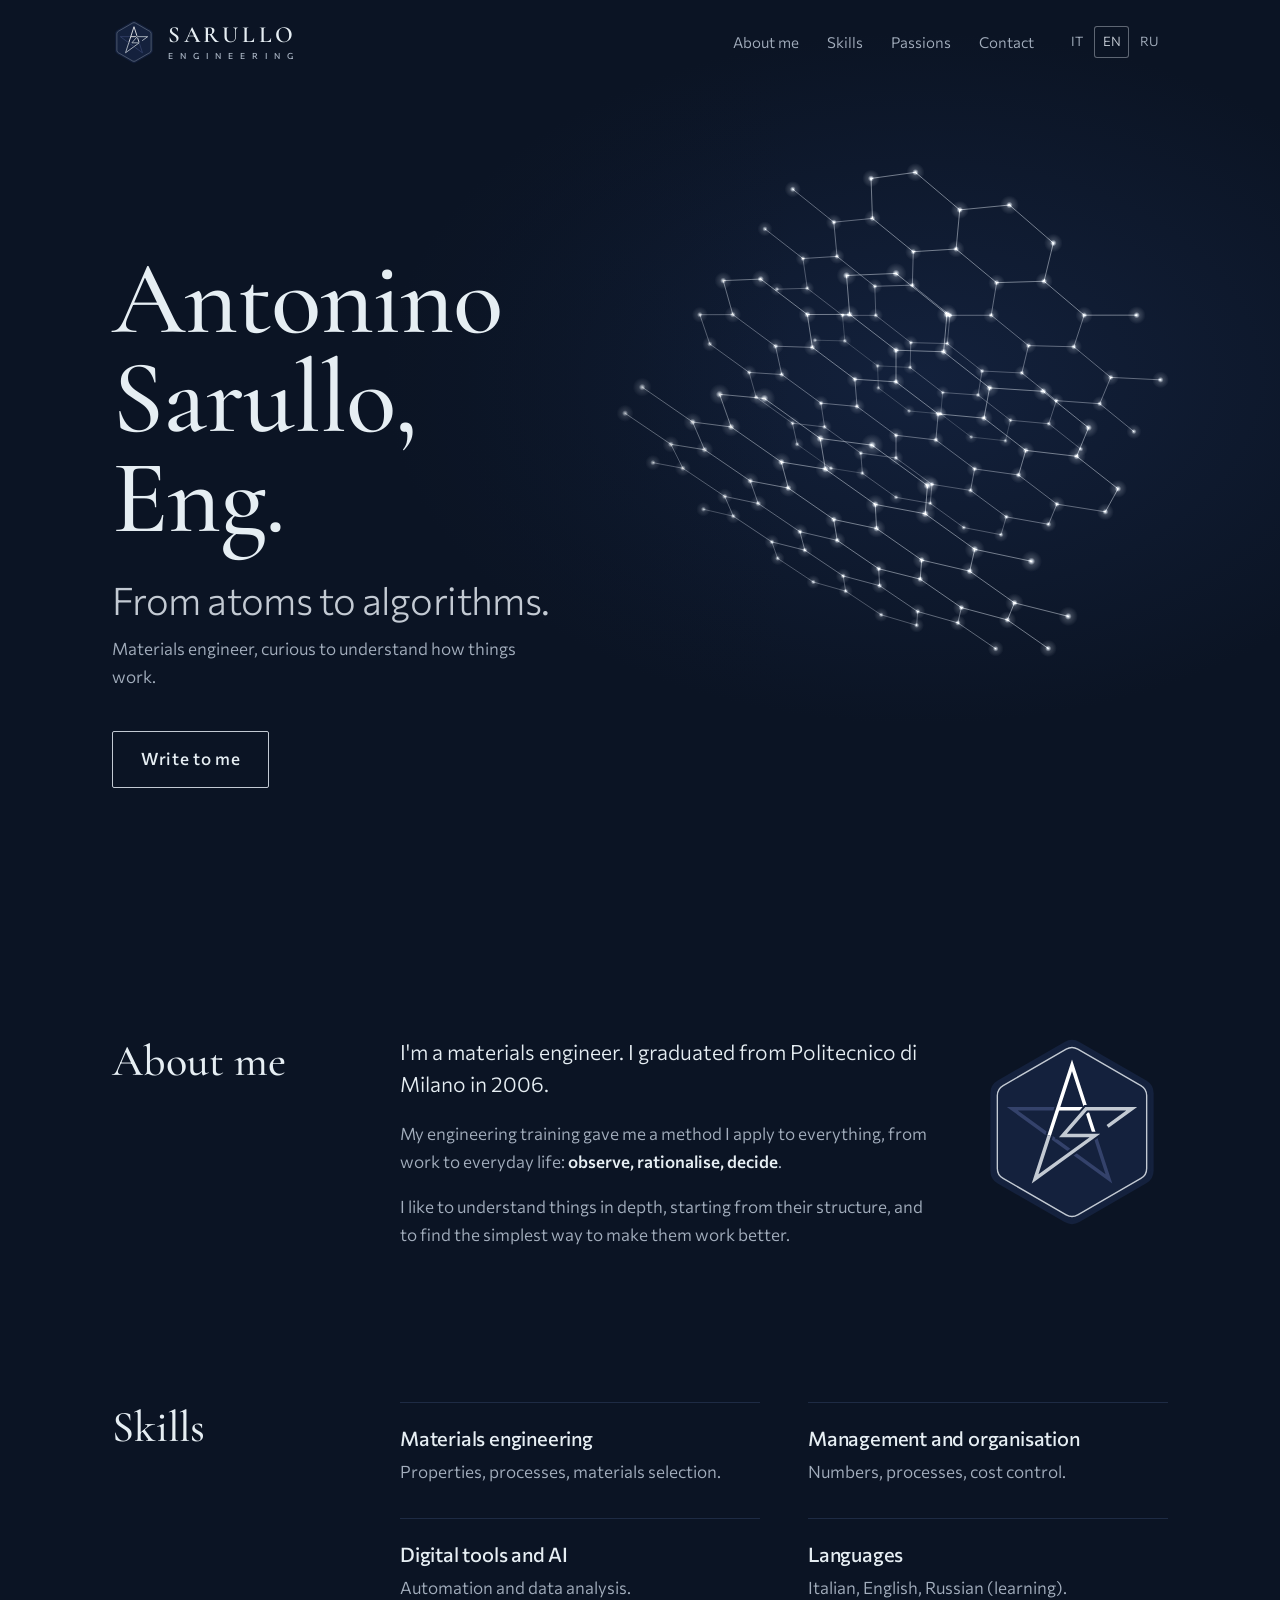
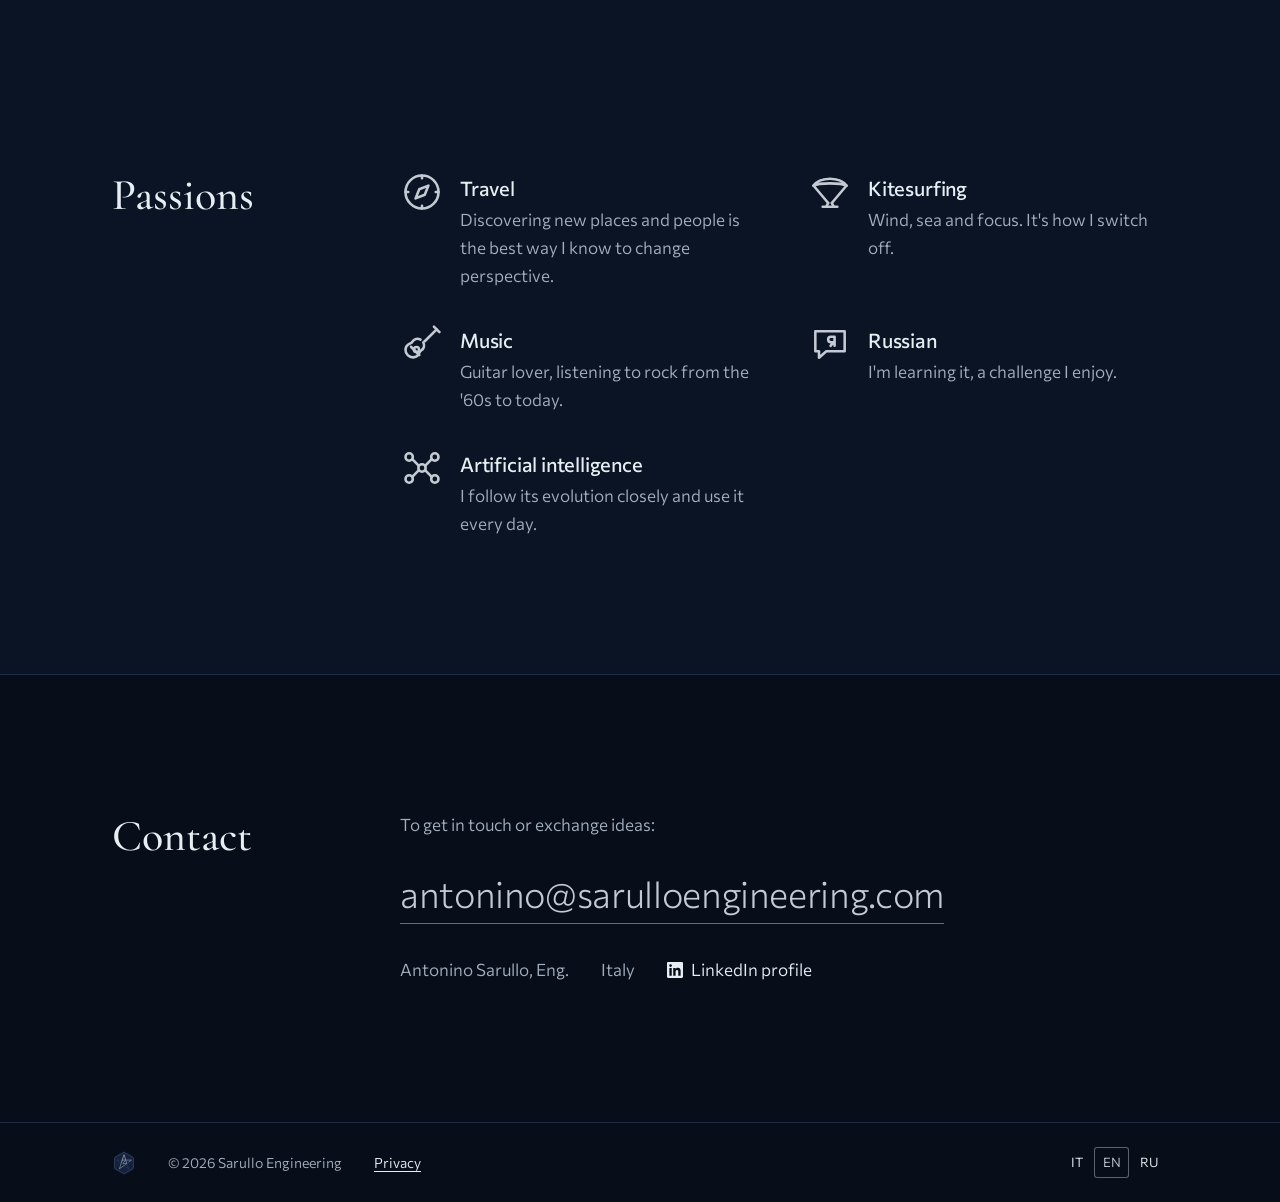
<file: index.html>
<!doctype html>
<html lang="en">
<head>
  <meta charset="utf-8">
  <meta name="viewport" content="width=device-width, initial-scale=1">
  <title>Sarullo Engineering</title>
  <meta name="robots" content="noindex, follow">
  <link rel="alternate" hreflang="it" href="https://sarulloengineering.com/it/">
  <link rel="alternate" hreflang="en" href="https://sarulloengineering.com/en/">
  <link rel="alternate" hreflang="ru" href="https://sarulloengineering.com/ru/">
  <link rel="alternate" hreflang="x-default" href="https://sarulloengineering.com/en/">
  <link rel="icon" href="/assets/img/favicon.svg" type="image/svg+xml">
  <link rel="icon" href="/assets/img/favicon-32.png" sizes="32x32" type="image/png">
  <link rel="apple-touch-icon" href="/assets/img/apple-touch-icon.png">
  <script>
    // Sceglie la lingua: prima quella scelta dal visitatore, poi quella del browser.
    (function () {
      var supported = ['it', 'en', 'ru'];
      var lang = null;
      try { lang = localStorage.getItem('se-lang'); } catch (e) {}
      if (supported.indexOf(lang) === -1) {
        var prefs = navigator.languages || [navigator.language || 'en'];
        for (var i = 0; i < prefs.length && !lang; i++) {
          var code = String(prefs[i]).slice(0, 2).toLowerCase();
          if (supported.indexOf(code) !== -1) lang = code;
        }
      }
      if (supported.indexOf(lang) === -1) lang = 'en';
      location.replace('/' + lang + '/' + location.hash);
    })();
  </script>
  <style>
    body { font-family: system-ui, sans-serif; background: #0B1424; color: #EEF1F5; display: grid; place-items: center; min-height: 100vh; margin: 0; }
    a { color: #C3CAD3; margin: 0 .75rem; font-size: 1.125rem; }
  </style>
</head>
<body>
  <p>
    <a href="/it/" hreflang="it" lang="it">Italiano</a>
    <a href="/en/" hreflang="en" lang="en">English</a>
    <a href="/ru/" hreflang="ru" lang="ru">Русский</a>
  </p>
</body>
</html>
</file>
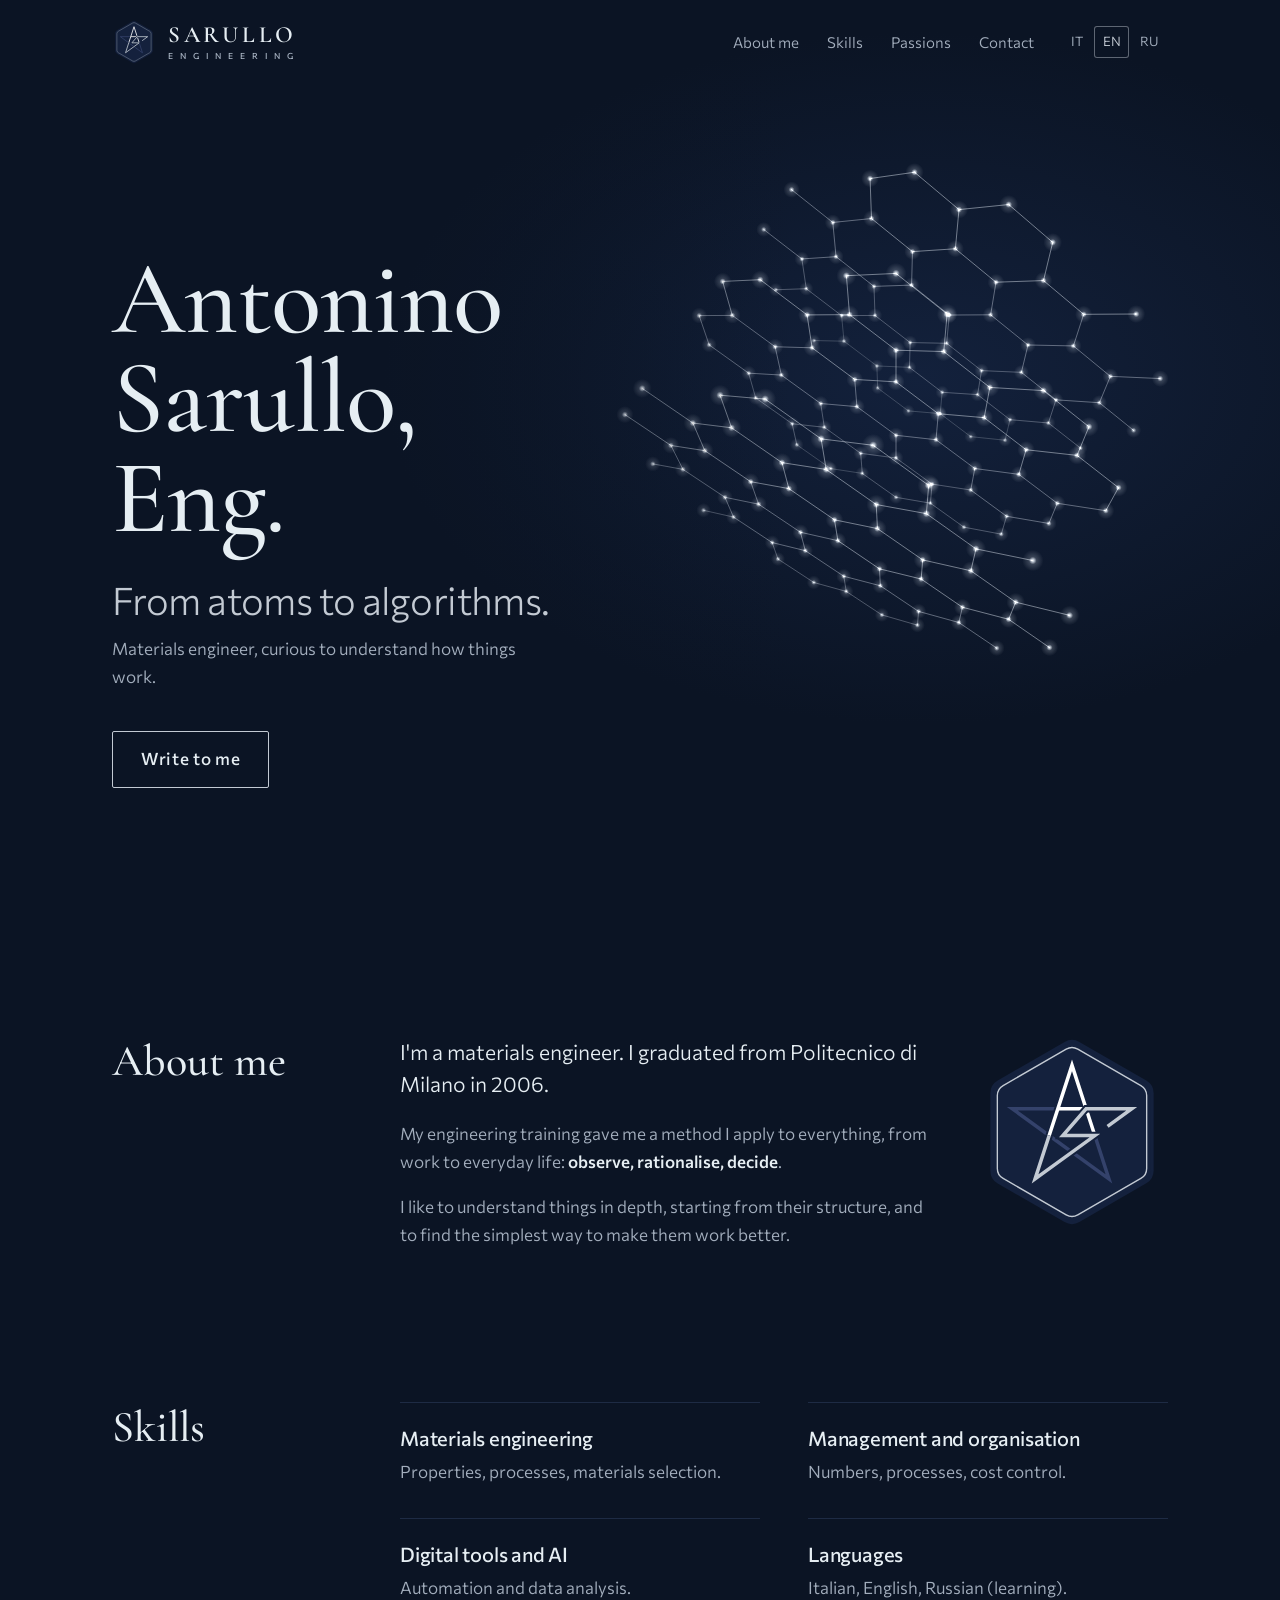
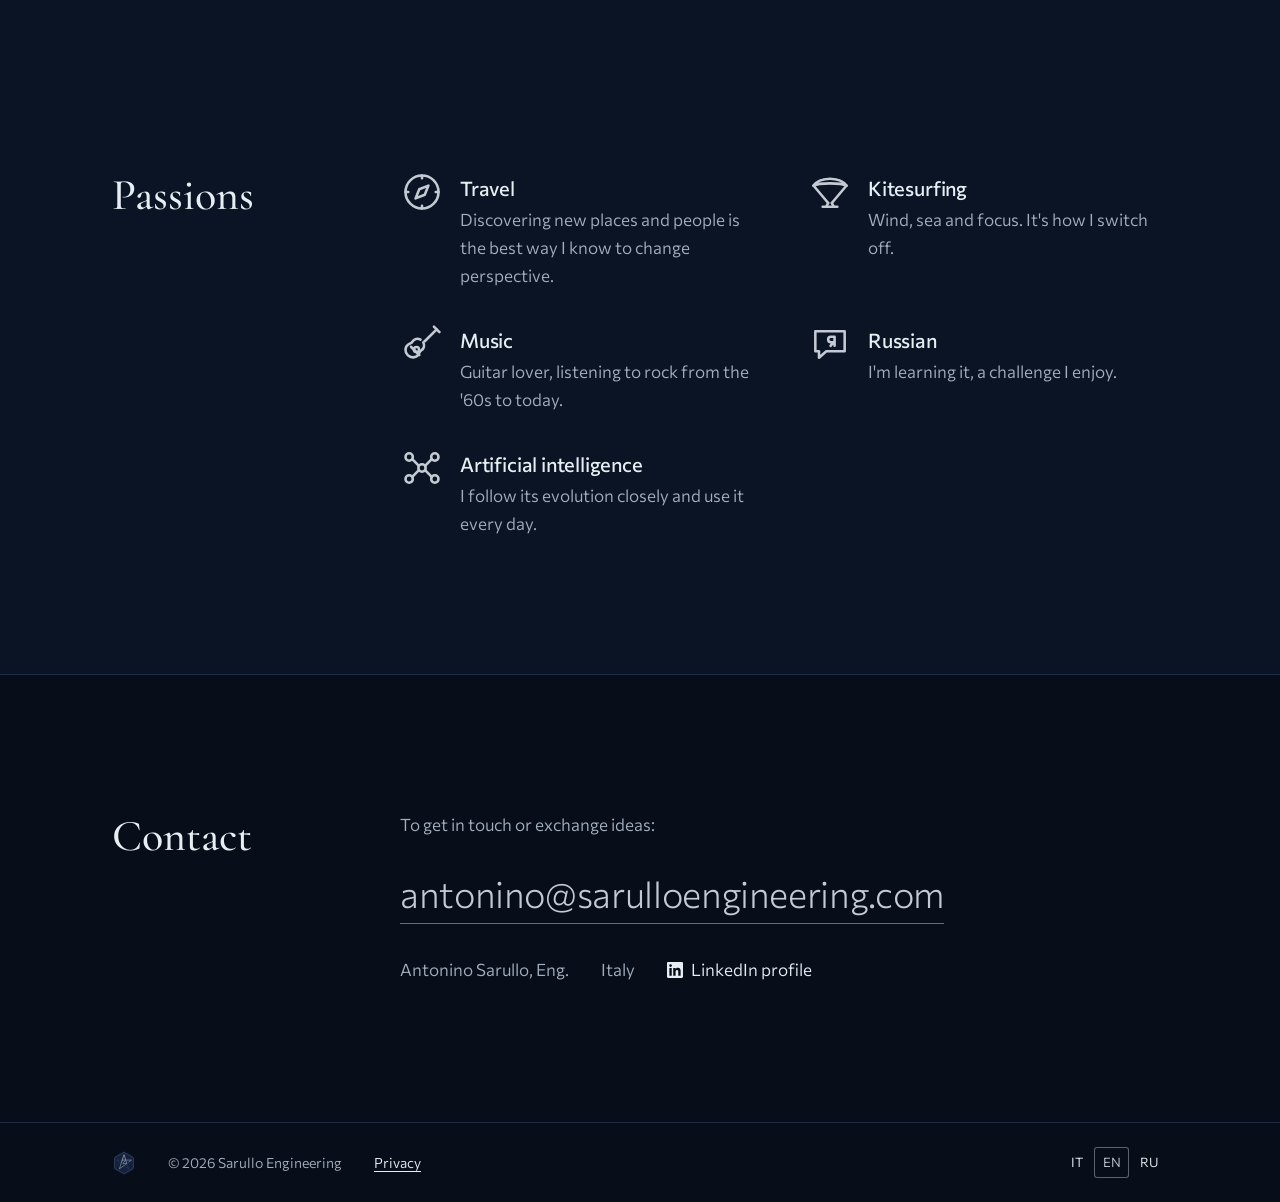
<file: en/index.html>
<!doctype html>
<html lang="en">
<head>
  <meta charset="utf-8">
  <meta name="viewport" content="width=device-width, initial-scale=1, viewport-fit=cover">
  <title>Antonino Sarullo, Eng. | Sarullo Engineering</title>
  <meta name="description" content="Antonino Sarullo, materials engineer, graduated from Politecnico di Milano. From atoms to algorithms.">
  <link rel="canonical" href="https://sarulloengineering.com/en/">
  <link rel="alternate" hreflang="it" href="https://sarulloengineering.com/it/">
  <link rel="alternate" hreflang="en" href="https://sarulloengineering.com/en/">
  <link rel="alternate" hreflang="ru" href="https://sarulloengineering.com/ru/">
  <link rel="alternate" hreflang="x-default" href="https://sarulloengineering.com/en/">
  <meta property="og:type" content="website">
  <meta property="og:title" content="Antonino Sarullo, Eng. | Sarullo Engineering">
  <meta property="og:description" content="Antonino Sarullo, materials engineer, graduated from Politecnico di Milano. From atoms to algorithms.">
  <meta property="og:url" content="https://sarulloengineering.com/en/">
  <meta property="og:locale" content="en_GB">
  <meta property="og:image" content="https://sarulloengineering.com/assets/img/og-image.png">
  <meta property="og:image:width" content="1200">
  <meta property="og:image:height" content="630">
  <meta name="twitter:card" content="summary_large_image">
  <meta name="theme-color" content="#0B1424">
  <link rel="icon" href="/assets/img/favicon.svg" type="image/svg+xml">
  <link rel="icon" href="/assets/img/favicon-32.png" sizes="32x32" type="image/png">
  <link rel="apple-touch-icon" href="/assets/img/apple-touch-icon.png">
  <link rel="preload" href="/assets/fonts/commissioner-latin.woff2" as="font" type="font/woff2" crossorigin>
  <link rel="preload" href="/assets/fonts/cormorant-latin-500.woff2" as="font" type="font/woff2" crossorigin>
  <link rel="stylesheet" href="/assets/css/style.css">
</head>
<body>
  <a class="skip-link" href="#main">Skip to content</a>

  <header class="site-header">
    <div class="wrap">
      <a class="brand" href="/en/" aria-label="Sarullo Engineering, home">
        <img class="logo" src="/assets/img/logo.svg" alt="" width="44" height="44">
        <span class="wordmark"><span class="wordmark__name">Sarullo</span><span class="wordmark__sub"><span>E</span><span>N</span><span>G</span><span>I</span><span>N</span><span>E</span><span>E</span><span>R</span><span>I</span><span>N</span><span>G</span></span></span>
      </a>
      <nav class="site-nav" aria-label="Sections">
        <ul>
          <li><a href="#about">About me</a></li>
          <li><a href="#skills">Skills</a></li>
          <li><a href="#passions">Passions</a></li>
          <li><a href="#contact">Contact</a></li>
        </ul>
      </nav>
      <ul class="lang-switch" aria-label="Language">
        <li><a href="/it/" hreflang="it" lang="it" data-lang="it" title="Italiano">IT</a></li>
        <li><a href="/en/" hreflang="en" lang="en" data-lang="en" aria-current="true" title="English">EN</a></li>
        <li><a href="/ru/" hreflang="ru" lang="ru" data-lang="ru" title="Русский">RU</a></li>
      </ul>
    </div>
  </header>

  <main id="main">
    <section class="hero" aria-labelledby="hero-title">
      <canvas class="hero__canvas" data-lattice aria-hidden="true"></canvas>
      <div class="wrap">
        <h1 id="hero-title">Antonino Sarullo, Eng.</h1>
        <p class="hero__claim">From atoms to algorithms.</p>
        <p class="hero__sub">Materials engineer, curious to understand how things work.</p>
        <a class="button" href="mailto:antonino@sarulloengineering.com">Write to me</a>
      </div>
    </section>

    <section class="section" id="about" aria-labelledby="about-title">
      <div class="wrap section__grid">
        <h2 id="about-title">About me</h2>
        <div class="about">
          <div class="prose">
            <p class="lead">I'm a materials engineer. I graduated from Politecnico di Milano in 2006.</p>
            <p>My engineering training gave me a method I apply to everything, from work to everyday life: <strong>observe, rationalise, decide</strong>.</p>
            <p>I like to understand things in depth, starting from their structure, and to find the simplest way to make them work better.</p>
          </div>
          <!-- Ritratto: quando c'è la foto, togliere la classe portrait--logo e usare
               <img src="/assets/img/foto.jpg" alt="Antonino Sarullo" width="384" height="443"> -->
          <figure class="portrait portrait--logo" aria-hidden="true"><img src="/assets/img/logo.svg" alt="" width="192" height="192"></figure>
        </div>
      </div>
    </section>

    <section class="section" id="skills" aria-labelledby="skills-title">
      <div class="wrap section__grid">
        <h2 id="skills-title">Skills</h2>
        <ul class="skills">
          <li><h3>Materials engineering</h3><p>Properties, processes, materials selection.</p></li>
          <li><h3>Management and organisation</h3><p>Numbers, processes, cost control.</p></li>
          <li><h3>Digital tools and AI</h3><p>Automation and data analysis.</p></li>
          <li><h3>Languages</h3><p>Italian, English, Russian (learning).</p></li>
        </ul>
      </div>
    </section>

    <section class="section" id="passions" aria-labelledby="passions-title">
      <div class="wrap section__grid">
        <h2 id="passions-title">Passions</h2>
        <ul class="passions">
          <li><svg viewBox="0 0 24 24" fill="none" stroke="currentColor" stroke-width="1.4" stroke-linecap="round" stroke-linejoin="round" aria-hidden="true"><circle cx="12" cy="12" r="9"/><path d="M15.5 8.5l-2 5-5 2 2-5z"/><path d="M12 3v1.5M12 19.5V21M3 12h1.5M19.5 12H21"/></svg><div><h3>Travel</h3><p>Discovering new places and people is the best way I know to change perspective.</p></div></li>
          <li><svg viewBox="0 0 24 24" fill="none" stroke="currentColor" stroke-width="1.4" stroke-linecap="round" stroke-linejoin="round" aria-hidden="true"><path d="M3 8.5C7 3.5 17 3.5 21 8.5"/><path d="M3 8.5c3-1.6 15-1.6 18 0"/><path d="M3.2 8.7L11 18M20.8 8.7L13 18"/><path d="M8 20h8"/><path d="M11 18l-1 2M13 18l1 2"/></svg><div><h3>Kitesurfing</h3><p>Wind, sea and focus. It&#x27;s how I switch off.</p></div></li>
          <li><svg viewBox="0 0 24 24" fill="none" stroke="currentColor" stroke-width="1.4" stroke-linecap="round" stroke-linejoin="round" aria-hidden="true"><path d="M13.5 10.5L20 4"/><path d="M18.5 2.5l3 3"/><path d="M11.2 9.6c-1.6-.9-3.6-.4-4.4 1.1-.5.9-1.4 1-2.3 1.6-1.9 1.3-2 4.1-.3 5.8 1.7 1.7 4.5 1.6 5.8-.3.6-.9.7-1.8 1.6-2.3 1.5-.8 2-2.8 1.1-4.4"/><circle cx="9" cy="15" r="1.4"/><path d="M6 13.5l4.5 4.5"/></svg><div><h3>Music</h3><p>Guitar lover, listening to rock from the &#x27;60s to today.</p></div></li>
          <li><svg viewBox="0 0 24 24" fill="none" stroke="currentColor" stroke-width="1.4" stroke-linecap="round" stroke-linejoin="round" aria-hidden="true"><path d="M4 5h16v11H10l-4 3.5V16H4z"/><path d="M14.5 13V8h-2a1.5 1.5 0 0 0 0 3h2M12.3 13l1.6-2"/></svg><div><h3>Russian</h3><p>I&#x27;m learning it, a challenge I enjoy.</p></div></li>
          <li><svg viewBox="0 0 24 24" fill="none" stroke="currentColor" stroke-width="1.4" stroke-linecap="round" stroke-linejoin="round" aria-hidden="true"><circle cx="5" cy="6" r="2"/><circle cx="5" cy="18" r="2"/><circle cx="12" cy="12" r="2"/><circle cx="19" cy="6" r="2"/><circle cx="19" cy="18" r="2"/><path d="M6.7 7.1l3.6 3.8M6.7 16.9l3.6-3.8M13.7 10.9l3.6-3.8M13.7 13.1l3.6 3.8"/></svg><div><h3>Artificial intelligence</h3><p>I follow its evolution closely and use it every day.</p></div></li>
        </ul>
      </div>
    </section>
  </main>

  <section class="contact" id="contact" aria-labelledby="contact-title">
    <div class="wrap section__grid">
      <h2 id="contact-title">Contact</h2>
      <div class="prose">
        <p>To get in touch or exchange ideas:</p>
        <a class="contact__mail" href="mailto:antonino@sarulloengineering.com">antonino@sarulloengineering.com</a>
        <ul class="contact__list">
          <li>Antonino Sarullo, Eng.</li>
          <li>Italy</li>
          <li><a class="contact__link" href="https://www.linkedin.com/in/antoninosarullo" rel="me noopener" target="_blank"><svg class="contact__icon" viewBox="0 0 24 24" width="16" height="16" aria-hidden="true" focusable="false"><path fill="currentColor" d="M20.45 20.45h-3.56v-5.57c0-1.33-.03-3.04-1.85-3.04-1.85 0-2.14 1.45-2.14 2.94v5.67H9.35V9h3.41v1.56h.05c.48-.9 1.64-1.85 3.37-1.85 3.6 0 4.27 2.37 4.27 5.46v6.28zM5.34 7.43a2.06 2.06 0 1 1 0-4.13 2.06 2.06 0 0 1 0 4.13zM7.12 20.45H3.56V9h3.56v11.45zM22.22 0H1.77C.79 0 0 .77 0 1.73v20.54C0 23.23.79 24 1.77 24h20.45c.98 0 1.78-.77 1.78-1.73V1.73C24 .77 23.2 0 22.22 0z"/></svg>LinkedIn profile</a></li>
        </ul>
      </div>
    </div>
  </section>

  <footer class="site-footer">
    <div class="wrap">
      <img class="logo" src="/assets/img/logo.svg" alt="" width="24" height="24">
      <p>&copy; <span data-year>2026</span> Sarullo Engineering</p>
      <!-- TODO: inserire la Partita IVA (obbligatoria sul sito se presente) -->
      <p><a href="/en/privacy.html">Privacy</a></p>
      <ul class="lang-switch" aria-label="Language">
        <li><a href="/it/" hreflang="it" lang="it" data-lang="it" title="Italiano">IT</a></li>
        <li><a href="/en/" hreflang="en" lang="en" data-lang="en" aria-current="true" title="English">EN</a></li>
        <li><a href="/ru/" hreflang="ru" lang="ru" data-lang="ru" title="Русский">RU</a></li>
      </ul>
    </div>
  </footer>

  <script src="/assets/js/main.js" defer></script>
  <script src="/assets/js/lattice.js" defer></script>
</body>
</html>
</file>
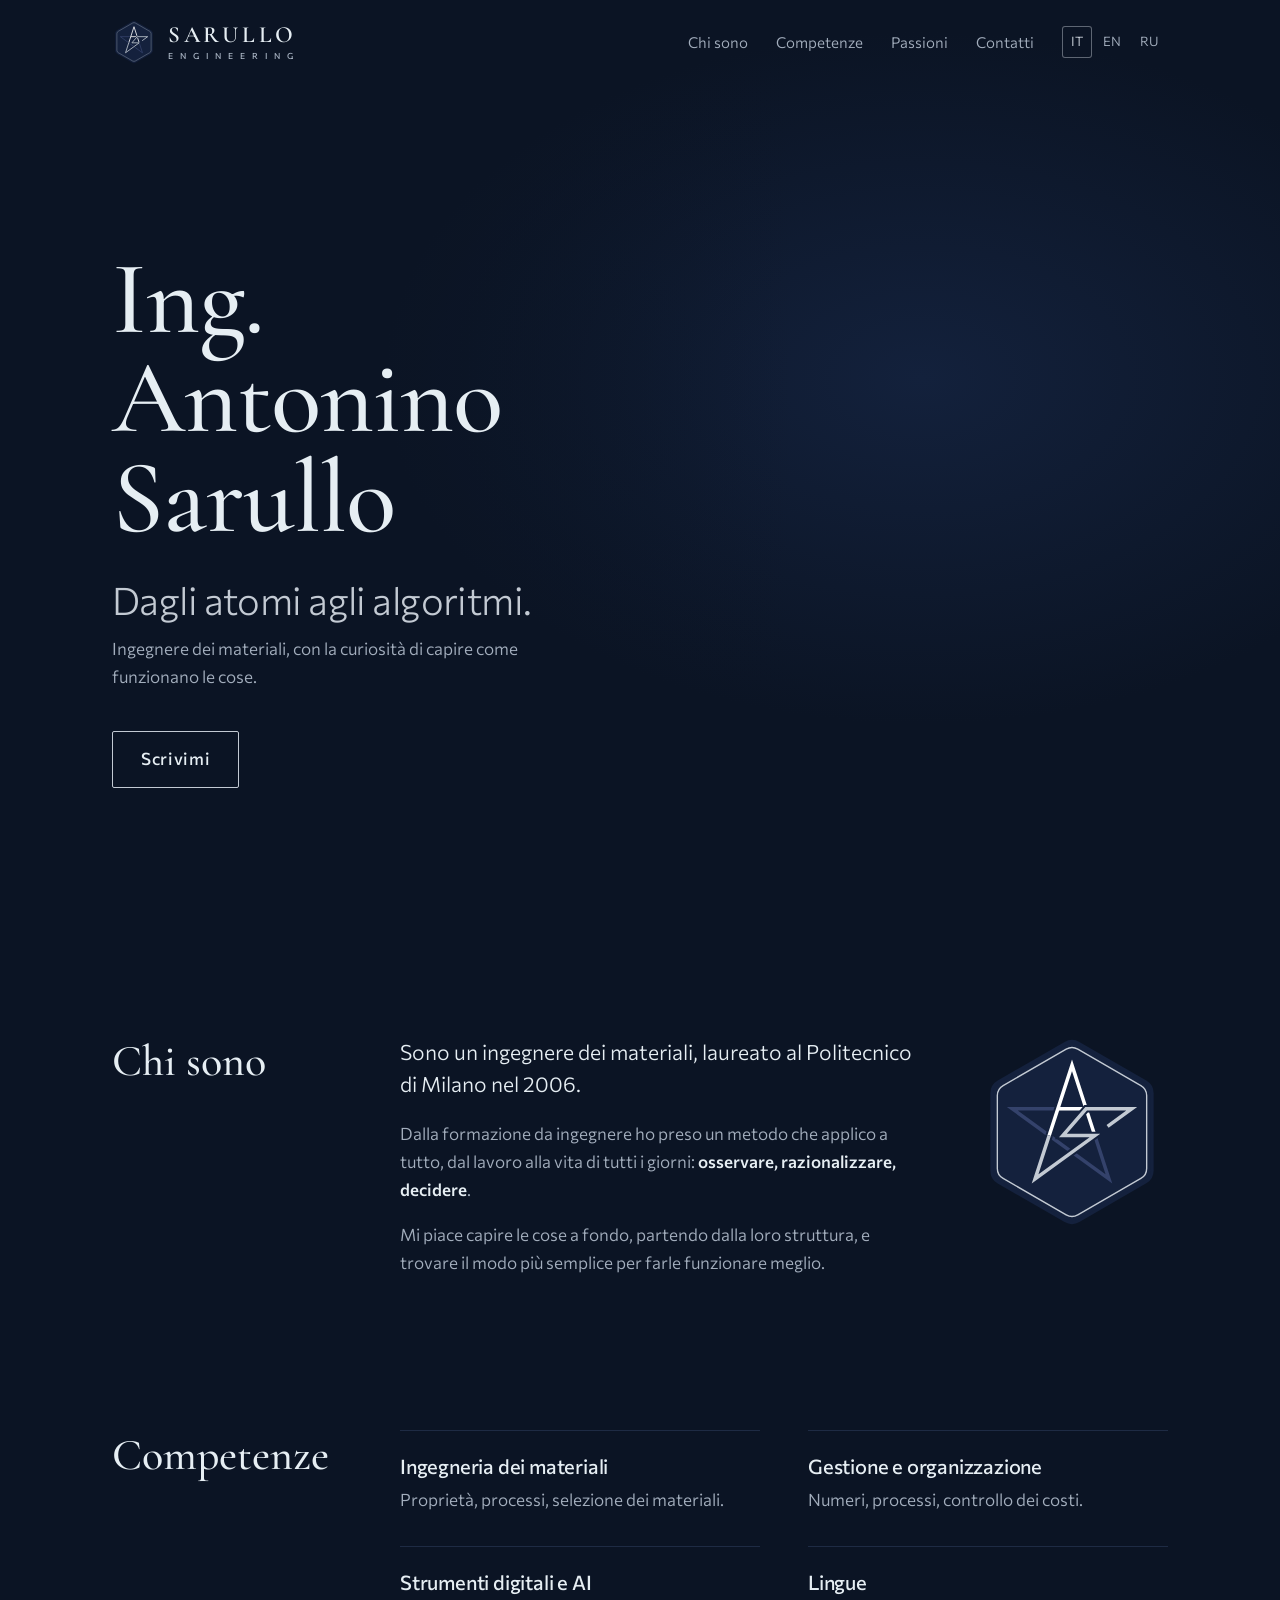
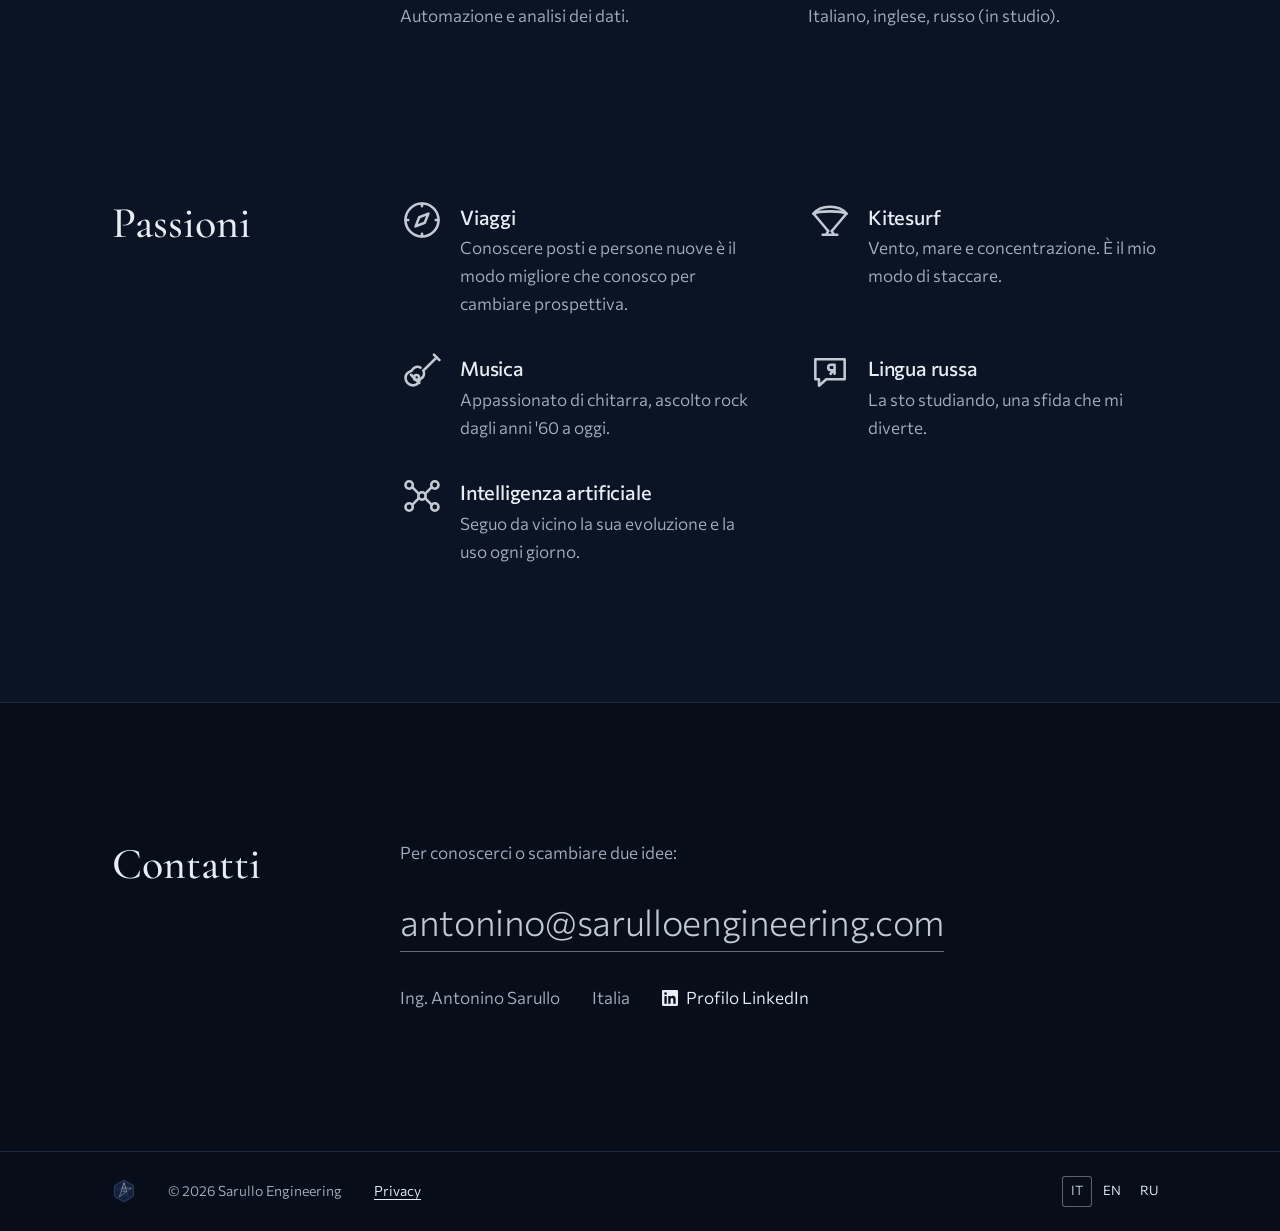
<file: it/index.html>
<!doctype html>
<html lang="it">
<head>
  <meta charset="utf-8">
  <meta name="viewport" content="width=device-width, initial-scale=1, viewport-fit=cover">
  <title>Ing. Antonino Sarullo | Sarullo Engineering</title>
  <meta name="description" content="Ing. Antonino Sarullo, ingegnere dei materiali laureato al Politecnico di Milano. Dagli atomi agli algoritmi.">
  <link rel="canonical" href="https://sarulloengineering.com/it/">
  <link rel="alternate" hreflang="it" href="https://sarulloengineering.com/it/">
  <link rel="alternate" hreflang="en" href="https://sarulloengineering.com/en/">
  <link rel="alternate" hreflang="ru" href="https://sarulloengineering.com/ru/">
  <link rel="alternate" hreflang="x-default" href="https://sarulloengineering.com/en/">
  <meta property="og:type" content="website">
  <meta property="og:title" content="Ing. Antonino Sarullo | Sarullo Engineering">
  <meta property="og:description" content="Ing. Antonino Sarullo, ingegnere dei materiali laureato al Politecnico di Milano. Dagli atomi agli algoritmi.">
  <meta property="og:url" content="https://sarulloengineering.com/it/">
  <meta property="og:locale" content="it_IT">
  <meta property="og:image" content="https://sarulloengineering.com/assets/img/og-image.png">
  <meta property="og:image:width" content="1200">
  <meta property="og:image:height" content="630">
  <meta name="twitter:card" content="summary_large_image">
  <meta name="theme-color" content="#0B1424">
  <link rel="icon" href="/assets/img/favicon.svg" type="image/svg+xml">
  <link rel="icon" href="/assets/img/favicon-32.png" sizes="32x32" type="image/png">
  <link rel="apple-touch-icon" href="/assets/img/apple-touch-icon.png">
  <link rel="preload" href="/assets/fonts/commissioner-latin.woff2" as="font" type="font/woff2" crossorigin>
  <link rel="preload" href="/assets/fonts/cormorant-latin-500.woff2" as="font" type="font/woff2" crossorigin>
  <link rel="stylesheet" href="/assets/css/style.css">
</head>
<body>
  <a class="skip-link" href="#main">Vai al contenuto</a>

  <header class="site-header">
    <div class="wrap">
      <a class="brand" href="/it/" aria-label="Sarullo Engineering, home">
        <img class="logo" src="/assets/img/logo.svg" alt="" width="44" height="44">
        <span class="wordmark"><span class="wordmark__name">Sarullo</span><span class="wordmark__sub"><span>E</span><span>N</span><span>G</span><span>I</span><span>N</span><span>E</span><span>E</span><span>R</span><span>I</span><span>N</span><span>G</span></span></span>
      </a>
      <nav class="site-nav" aria-label="Sezioni">
        <ul>
          <li><a href="#about">Chi sono</a></li>
          <li><a href="#skills">Competenze</a></li>
          <li><a href="#passions">Passioni</a></li>
          <li><a href="#contact">Contatti</a></li>
        </ul>
      </nav>
      <ul class="lang-switch" aria-label="Lingua">
        <li><a href="/it/" hreflang="it" lang="it" data-lang="it" aria-current="true" title="Italiano">IT</a></li>
        <li><a href="/en/" hreflang="en" lang="en" data-lang="en" title="English">EN</a></li>
        <li><a href="/ru/" hreflang="ru" lang="ru" data-lang="ru" title="Русский">RU</a></li>
      </ul>
    </div>
  </header>

  <main id="main">
    <section class="hero" aria-labelledby="hero-title">
      <canvas class="hero__canvas" data-lattice aria-hidden="true"></canvas>
      <div class="wrap">
        <h1 id="hero-title">Ing. Antonino Sarullo</h1>
        <p class="hero__claim">Dagli atomi agli algoritmi.</p>
        <p class="hero__sub">Ingegnere dei materiali, con la curiosità di capire come funzionano le cose.</p>
        <a class="button" href="mailto:antonino@sarulloengineering.com">Scrivimi</a>
      </div>
    </section>

    <section class="section" id="about" aria-labelledby="about-title">
      <div class="wrap section__grid">
        <h2 id="about-title">Chi sono</h2>
        <div class="about">
          <div class="prose">
            <p class="lead">Sono un ingegnere dei materiali, laureato al Politecnico di Milano nel 2006.</p>
            <p>Dalla formazione da ingegnere ho preso un metodo che applico a tutto, dal lavoro alla vita di tutti i giorni: <strong>osservare, razionalizzare, decidere</strong>.</p>
            <p>Mi piace capire le cose a fondo, partendo dalla loro struttura, e trovare il modo più semplice per farle funzionare meglio.</p>
          </div>
          <!-- Ritratto: quando c'è la foto, togliere la classe portrait--logo e usare
               <img src="/assets/img/foto.jpg" alt="Antonino Sarullo" width="384" height="443"> -->
          <figure class="portrait portrait--logo" aria-hidden="true"><img src="/assets/img/logo.svg" alt="" width="192" height="192"></figure>
        </div>
      </div>
    </section>

    <section class="section" id="skills" aria-labelledby="skills-title">
      <div class="wrap section__grid">
        <h2 id="skills-title">Competenze</h2>
        <ul class="skills">
          <li><h3>Ingegneria dei materiali</h3><p>Proprietà, processi, selezione dei materiali.</p></li>
          <li><h3>Gestione e organizzazione</h3><p>Numeri, processi, controllo dei costi.</p></li>
          <li><h3>Strumenti digitali e AI</h3><p>Automazione e analisi dei dati.</p></li>
          <li><h3>Lingue</h3><p>Italiano, inglese, russo (in studio).</p></li>
        </ul>
      </div>
    </section>

    <section class="section" id="passions" aria-labelledby="passions-title">
      <div class="wrap section__grid">
        <h2 id="passions-title">Passioni</h2>
        <ul class="passions">
          <li><svg viewBox="0 0 24 24" fill="none" stroke="currentColor" stroke-width="1.4" stroke-linecap="round" stroke-linejoin="round" aria-hidden="true"><circle cx="12" cy="12" r="9"/><path d="M15.5 8.5l-2 5-5 2 2-5z"/><path d="M12 3v1.5M12 19.5V21M3 12h1.5M19.5 12H21"/></svg><div><h3>Viaggi</h3><p>Conoscere posti e persone nuove è il modo migliore che conosco per cambiare prospettiva.</p></div></li>
          <li><svg viewBox="0 0 24 24" fill="none" stroke="currentColor" stroke-width="1.4" stroke-linecap="round" stroke-linejoin="round" aria-hidden="true"><path d="M3 8.5C7 3.5 17 3.5 21 8.5"/><path d="M3 8.5c3-1.6 15-1.6 18 0"/><path d="M3.2 8.7L11 18M20.8 8.7L13 18"/><path d="M8 20h8"/><path d="M11 18l-1 2M13 18l1 2"/></svg><div><h3>Kitesurf</h3><p>Vento, mare e concentrazione. È il mio modo di staccare.</p></div></li>
          <li><svg viewBox="0 0 24 24" fill="none" stroke="currentColor" stroke-width="1.4" stroke-linecap="round" stroke-linejoin="round" aria-hidden="true"><path d="M13.5 10.5L20 4"/><path d="M18.5 2.5l3 3"/><path d="M11.2 9.6c-1.6-.9-3.6-.4-4.4 1.1-.5.9-1.4 1-2.3 1.6-1.9 1.3-2 4.1-.3 5.8 1.7 1.7 4.5 1.6 5.8-.3.6-.9.7-1.8 1.6-2.3 1.5-.8 2-2.8 1.1-4.4"/><circle cx="9" cy="15" r="1.4"/><path d="M6 13.5l4.5 4.5"/></svg><div><h3>Musica</h3><p>Appassionato di chitarra, ascolto rock dagli anni &#x27;60 a oggi.</p></div></li>
          <li><svg viewBox="0 0 24 24" fill="none" stroke="currentColor" stroke-width="1.4" stroke-linecap="round" stroke-linejoin="round" aria-hidden="true"><path d="M4 5h16v11H10l-4 3.5V16H4z"/><path d="M14.5 13V8h-2a1.5 1.5 0 0 0 0 3h2M12.3 13l1.6-2"/></svg><div><h3>Lingua russa</h3><p>La sto studiando, una sfida che mi diverte.</p></div></li>
          <li><svg viewBox="0 0 24 24" fill="none" stroke="currentColor" stroke-width="1.4" stroke-linecap="round" stroke-linejoin="round" aria-hidden="true"><circle cx="5" cy="6" r="2"/><circle cx="5" cy="18" r="2"/><circle cx="12" cy="12" r="2"/><circle cx="19" cy="6" r="2"/><circle cx="19" cy="18" r="2"/><path d="M6.7 7.1l3.6 3.8M6.7 16.9l3.6-3.8M13.7 10.9l3.6-3.8M13.7 13.1l3.6 3.8"/></svg><div><h3>Intelligenza artificiale</h3><p>Seguo da vicino la sua evoluzione e la uso ogni giorno.</p></div></li>
        </ul>
      </div>
    </section>
  </main>

  <section class="contact" id="contact" aria-labelledby="contact-title">
    <div class="wrap section__grid">
      <h2 id="contact-title">Contatti</h2>
      <div class="prose">
        <p>Per conoscerci o scambiare due idee:</p>
        <a class="contact__mail" href="mailto:antonino@sarulloengineering.com">antonino@sarulloengineering.com</a>
        <ul class="contact__list">
          <li>Ing. Antonino Sarullo</li>
          <li>Italia</li>
          <li><a class="contact__link" href="https://www.linkedin.com/in/antoninosarullo" rel="me noopener" target="_blank"><svg class="contact__icon" viewBox="0 0 24 24" width="16" height="16" aria-hidden="true" focusable="false"><path fill="currentColor" d="M20.45 20.45h-3.56v-5.57c0-1.33-.03-3.04-1.85-3.04-1.85 0-2.14 1.45-2.14 2.94v5.67H9.35V9h3.41v1.56h.05c.48-.9 1.64-1.85 3.37-1.85 3.6 0 4.27 2.37 4.27 5.46v6.28zM5.34 7.43a2.06 2.06 0 1 1 0-4.13 2.06 2.06 0 0 1 0 4.13zM7.12 20.45H3.56V9h3.56v11.45zM22.22 0H1.77C.79 0 0 .77 0 1.73v20.54C0 23.23.79 24 1.77 24h20.45c.98 0 1.78-.77 1.78-1.73V1.73C24 .77 23.2 0 22.22 0z"/></svg>Profilo LinkedIn</a></li>
        </ul>
      </div>
    </div>
  </section>

  <footer class="site-footer">
    <div class="wrap">
      <img class="logo" src="/assets/img/logo.svg" alt="" width="24" height="24">
      <p>&copy; <span data-year>2026</span> Sarullo Engineering</p>
      <!-- TODO: inserire la Partita IVA (obbligatoria sul sito se presente) -->
      <p><a href="/it/privacy.html">Privacy</a></p>
      <ul class="lang-switch" aria-label="Lingua">
        <li><a href="/it/" hreflang="it" lang="it" data-lang="it" aria-current="true" title="Italiano">IT</a></li>
        <li><a href="/en/" hreflang="en" lang="en" data-lang="en" title="English">EN</a></li>
        <li><a href="/ru/" hreflang="ru" lang="ru" data-lang="ru" title="Русский">RU</a></li>
      </ul>
    </div>
  </footer>

  <script src="/assets/js/main.js" defer></script>
  <script src="/assets/js/lattice.js" defer></script>
</body>
</html>
</file>
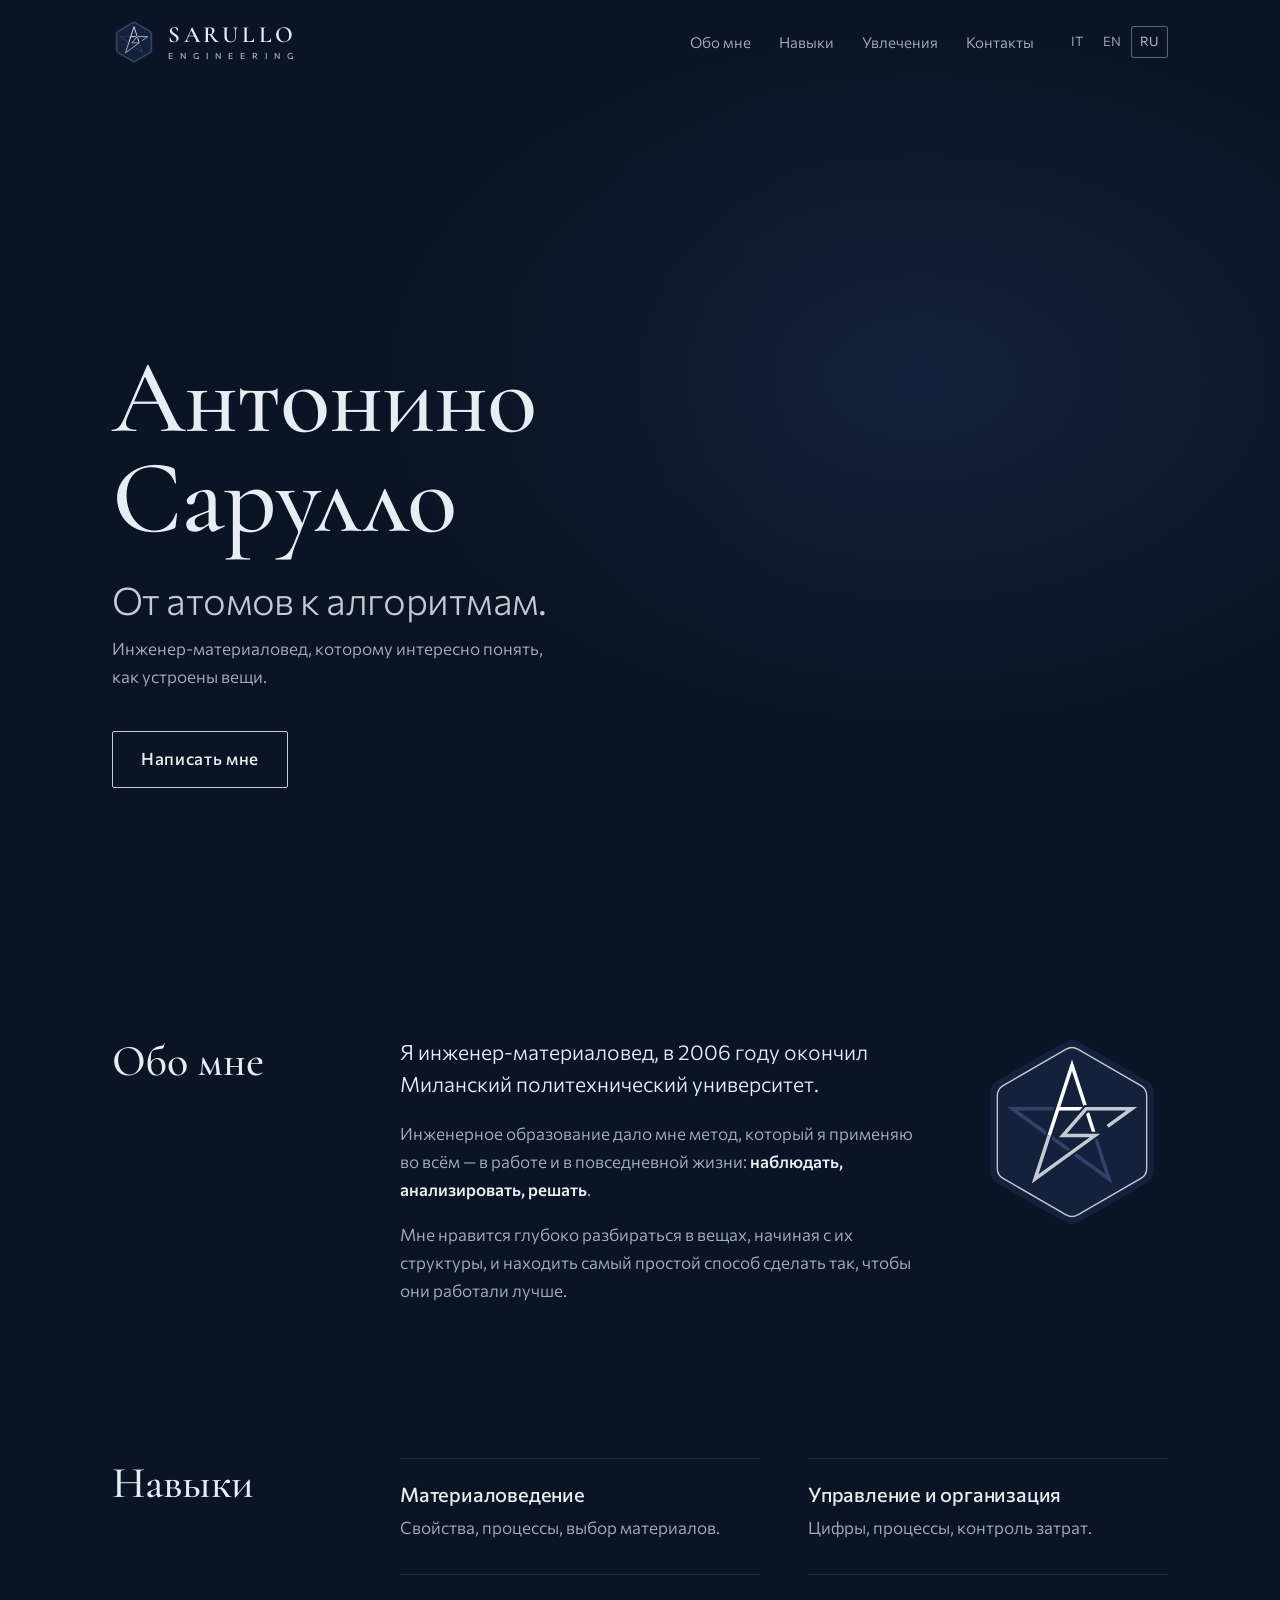
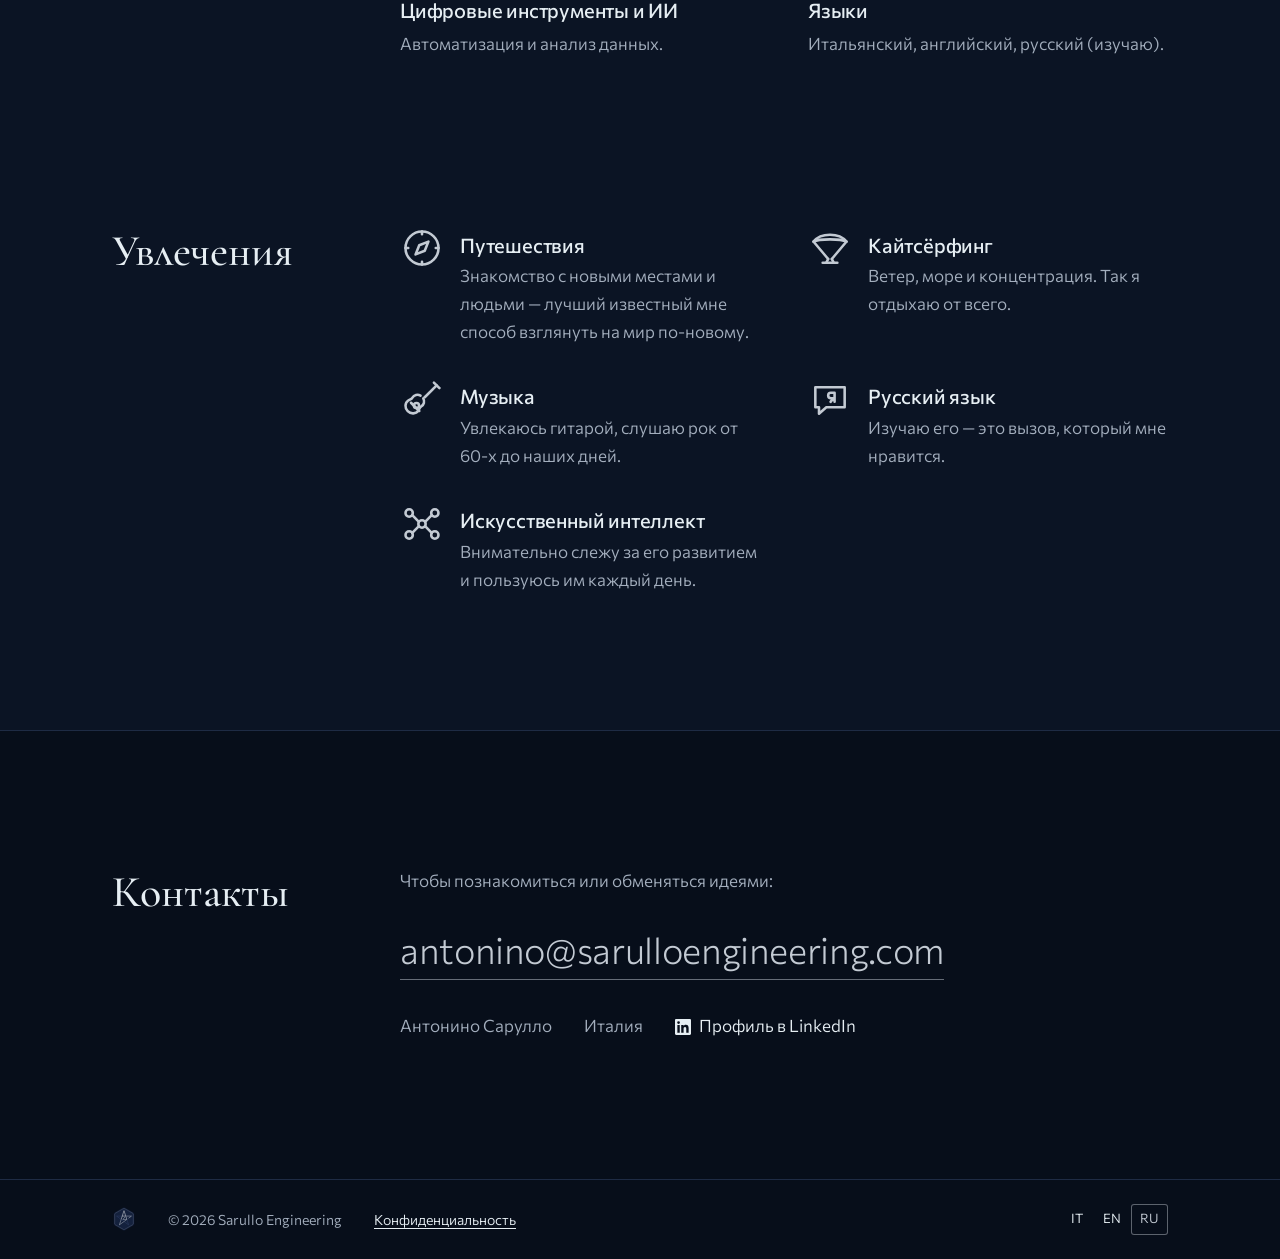
<file: ru/index.html>
<!doctype html>
<html lang="ru">
<head>
  <meta charset="utf-8">
  <meta name="viewport" content="width=device-width, initial-scale=1, viewport-fit=cover">
  <title>Антонино Сарулло, инженер | Sarullo Engineering</title>
  <meta name="description" content="Антонино Сарулло, инженер-материаловед, выпускник Миланского политехнического университета. От атомов к алгоритмам.">
  <link rel="canonical" href="https://sarulloengineering.com/ru/">
  <link rel="alternate" hreflang="it" href="https://sarulloengineering.com/it/">
  <link rel="alternate" hreflang="en" href="https://sarulloengineering.com/en/">
  <link rel="alternate" hreflang="ru" href="https://sarulloengineering.com/ru/">
  <link rel="alternate" hreflang="x-default" href="https://sarulloengineering.com/en/">
  <meta property="og:type" content="website">
  <meta property="og:title" content="Антонино Сарулло, инженер | Sarullo Engineering">
  <meta property="og:description" content="Антонино Сарулло, инженер-материаловед, выпускник Миланского политехнического университета. От атомов к алгоритмам.">
  <meta property="og:url" content="https://sarulloengineering.com/ru/">
  <meta property="og:locale" content="ru_RU">
  <meta property="og:image" content="https://sarulloengineering.com/assets/img/og-image.png">
  <meta property="og:image:width" content="1200">
  <meta property="og:image:height" content="630">
  <meta name="twitter:card" content="summary_large_image">
  <meta name="theme-color" content="#0B1424">
  <link rel="icon" href="/assets/img/favicon.svg" type="image/svg+xml">
  <link rel="icon" href="/assets/img/favicon-32.png" sizes="32x32" type="image/png">
  <link rel="apple-touch-icon" href="/assets/img/apple-touch-icon.png">
  <link rel="preload" href="/assets/fonts/commissioner-cyrillic.woff2" as="font" type="font/woff2" crossorigin>
  <link rel="preload" href="/assets/fonts/cormorant-cyrillic-500.woff2" as="font" type="font/woff2" crossorigin>
  <link rel="stylesheet" href="/assets/css/style.css">
</head>
<body>
  <a class="skip-link" href="#main">Перейти к содержанию</a>

  <header class="site-header">
    <div class="wrap">
      <a class="brand" href="/ru/" aria-label="Sarullo Engineering, главная">
        <img class="logo" src="/assets/img/logo.svg" alt="" width="44" height="44">
        <span class="wordmark"><span class="wordmark__name">Sarullo</span><span class="wordmark__sub"><span>E</span><span>N</span><span>G</span><span>I</span><span>N</span><span>E</span><span>E</span><span>R</span><span>I</span><span>N</span><span>G</span></span></span>
      </a>
      <nav class="site-nav" aria-label="Разделы">
        <ul>
          <li><a href="#about">Обо мне</a></li>
          <li><a href="#skills">Навыки</a></li>
          <li><a href="#passions">Увлечения</a></li>
          <li><a href="#contact">Контакты</a></li>
        </ul>
      </nav>
      <ul class="lang-switch" aria-label="Язык">
        <li><a href="/it/" hreflang="it" lang="it" data-lang="it" title="Italiano">IT</a></li>
        <li><a href="/en/" hreflang="en" lang="en" data-lang="en" title="English">EN</a></li>
        <li><a href="/ru/" hreflang="ru" lang="ru" data-lang="ru" aria-current="true" title="Русский">RU</a></li>
      </ul>
    </div>
  </header>

  <main id="main">
    <section class="hero" aria-labelledby="hero-title">
      <canvas class="hero__canvas" data-lattice aria-hidden="true"></canvas>
      <div class="wrap">
        <h1 id="hero-title">Антонино Сарулло</h1>
        <p class="hero__claim">От атомов к алгоритмам.</p>
        <p class="hero__sub">Инженер-материаловед, которому интересно понять, как устроены вещи.</p>
        <a class="button" href="mailto:antonino@sarulloengineering.com">Написать мне</a>
      </div>
    </section>

    <section class="section" id="about" aria-labelledby="about-title">
      <div class="wrap section__grid">
        <h2 id="about-title">Обо мне</h2>
        <div class="about">
          <div class="prose">
            <p class="lead">Я инженер-материаловед, в 2006 году окончил Миланский политехнический университет.</p>
            <p>Инженерное образование дало мне метод, который я применяю во всём — в работе и в повседневной жизни: <strong>наблюдать, анализировать, решать</strong>.</p>
            <p>Мне нравится глубоко разбираться в вещах, начиная с их структуры, и находить самый простой способ сделать так, чтобы они работали лучше.</p>
          </div>
          <!-- Ritratto: quando c'è la foto, togliere la classe portrait--logo e usare
               <img src="/assets/img/foto.jpg" alt="Antonino Sarullo" width="384" height="443"> -->
          <figure class="portrait portrait--logo" aria-hidden="true"><img src="/assets/img/logo.svg" alt="" width="192" height="192"></figure>
        </div>
      </div>
    </section>

    <section class="section" id="skills" aria-labelledby="skills-title">
      <div class="wrap section__grid">
        <h2 id="skills-title">Навыки</h2>
        <ul class="skills">
          <li><h3>Материаловедение</h3><p>Свойства, процессы, выбор материалов.</p></li>
          <li><h3>Управление и организация</h3><p>Цифры, процессы, контроль затрат.</p></li>
          <li><h3>Цифровые инструменты и ИИ</h3><p>Автоматизация и анализ данных.</p></li>
          <li><h3>Языки</h3><p>Итальянский, английский, русский (изучаю).</p></li>
        </ul>
      </div>
    </section>

    <section class="section" id="passions" aria-labelledby="passions-title">
      <div class="wrap section__grid">
        <h2 id="passions-title">Увлечения</h2>
        <ul class="passions">
          <li><svg viewBox="0 0 24 24" fill="none" stroke="currentColor" stroke-width="1.4" stroke-linecap="round" stroke-linejoin="round" aria-hidden="true"><circle cx="12" cy="12" r="9"/><path d="M15.5 8.5l-2 5-5 2 2-5z"/><path d="M12 3v1.5M12 19.5V21M3 12h1.5M19.5 12H21"/></svg><div><h3>Путешествия</h3><p>Знакомство с новыми местами и людьми — лучший известный мне способ взглянуть на мир по-новому.</p></div></li>
          <li><svg viewBox="0 0 24 24" fill="none" stroke="currentColor" stroke-width="1.4" stroke-linecap="round" stroke-linejoin="round" aria-hidden="true"><path d="M3 8.5C7 3.5 17 3.5 21 8.5"/><path d="M3 8.5c3-1.6 15-1.6 18 0"/><path d="M3.2 8.7L11 18M20.8 8.7L13 18"/><path d="M8 20h8"/><path d="M11 18l-1 2M13 18l1 2"/></svg><div><h3>Кайтсёрфинг</h3><p>Ветер, море и концентрация. Так я отдыхаю от всего.</p></div></li>
          <li><svg viewBox="0 0 24 24" fill="none" stroke="currentColor" stroke-width="1.4" stroke-linecap="round" stroke-linejoin="round" aria-hidden="true"><path d="M13.5 10.5L20 4"/><path d="M18.5 2.5l3 3"/><path d="M11.2 9.6c-1.6-.9-3.6-.4-4.4 1.1-.5.9-1.4 1-2.3 1.6-1.9 1.3-2 4.1-.3 5.8 1.7 1.7 4.5 1.6 5.8-.3.6-.9.7-1.8 1.6-2.3 1.5-.8 2-2.8 1.1-4.4"/><circle cx="9" cy="15" r="1.4"/><path d="M6 13.5l4.5 4.5"/></svg><div><h3>Музыка</h3><p>Увлекаюсь гитарой, слушаю рок от 60-х до наших дней.</p></div></li>
          <li><svg viewBox="0 0 24 24" fill="none" stroke="currentColor" stroke-width="1.4" stroke-linecap="round" stroke-linejoin="round" aria-hidden="true"><path d="M4 5h16v11H10l-4 3.5V16H4z"/><path d="M14.5 13V8h-2a1.5 1.5 0 0 0 0 3h2M12.3 13l1.6-2"/></svg><div><h3>Русский язык</h3><p>Изучаю его — это вызов, который мне нравится.</p></div></li>
          <li><svg viewBox="0 0 24 24" fill="none" stroke="currentColor" stroke-width="1.4" stroke-linecap="round" stroke-linejoin="round" aria-hidden="true"><circle cx="5" cy="6" r="2"/><circle cx="5" cy="18" r="2"/><circle cx="12" cy="12" r="2"/><circle cx="19" cy="6" r="2"/><circle cx="19" cy="18" r="2"/><path d="M6.7 7.1l3.6 3.8M6.7 16.9l3.6-3.8M13.7 10.9l3.6-3.8M13.7 13.1l3.6 3.8"/></svg><div><h3>Искусственный интеллект</h3><p>Внимательно слежу за его развитием и пользуюсь им каждый день.</p></div></li>
        </ul>
      </div>
    </section>
  </main>

  <section class="contact" id="contact" aria-labelledby="contact-title">
    <div class="wrap section__grid">
      <h2 id="contact-title">Контакты</h2>
      <div class="prose">
        <p>Чтобы познакомиться или обменяться идеями:</p>
        <a class="contact__mail" href="mailto:antonino@sarulloengineering.com">antonino@sarulloengineering.com</a>
        <ul class="contact__list">
          <li>Антонино Сарулло</li>
          <li>Италия</li>
          <li><a class="contact__link" href="https://www.linkedin.com/in/antoninosarullo" rel="me noopener" target="_blank"><svg class="contact__icon" viewBox="0 0 24 24" width="16" height="16" aria-hidden="true" focusable="false"><path fill="currentColor" d="M20.45 20.45h-3.56v-5.57c0-1.33-.03-3.04-1.85-3.04-1.85 0-2.14 1.45-2.14 2.94v5.67H9.35V9h3.41v1.56h.05c.48-.9 1.64-1.85 3.37-1.85 3.6 0 4.27 2.37 4.27 5.46v6.28zM5.34 7.43a2.06 2.06 0 1 1 0-4.13 2.06 2.06 0 0 1 0 4.13zM7.12 20.45H3.56V9h3.56v11.45zM22.22 0H1.77C.79 0 0 .77 0 1.73v20.54C0 23.23.79 24 1.77 24h20.45c.98 0 1.78-.77 1.78-1.73V1.73C24 .77 23.2 0 22.22 0z"/></svg>Профиль в LinkedIn</a></li>
        </ul>
      </div>
    </div>
  </section>

  <footer class="site-footer">
    <div class="wrap">
      <img class="logo" src="/assets/img/logo.svg" alt="" width="24" height="24">
      <p>&copy; <span data-year>2026</span> Sarullo Engineering</p>
      <!-- TODO: inserire la Partita IVA (obbligatoria sul sito se presente) -->
      <p><a href="/ru/privacy.html">Конфиденциальность</a></p>
      <ul class="lang-switch" aria-label="Язык">
        <li><a href="/it/" hreflang="it" lang="it" data-lang="it" title="Italiano">IT</a></li>
        <li><a href="/en/" hreflang="en" lang="en" data-lang="en" title="English">EN</a></li>
        <li><a href="/ru/" hreflang="ru" lang="ru" data-lang="ru" aria-current="true" title="Русский">RU</a></li>
      </ul>
    </div>
  </footer>

  <script src="/assets/js/main.js" defer></script>
  <script src="/assets/js/lattice.js" defer></script>
</body>
</html>
</file>
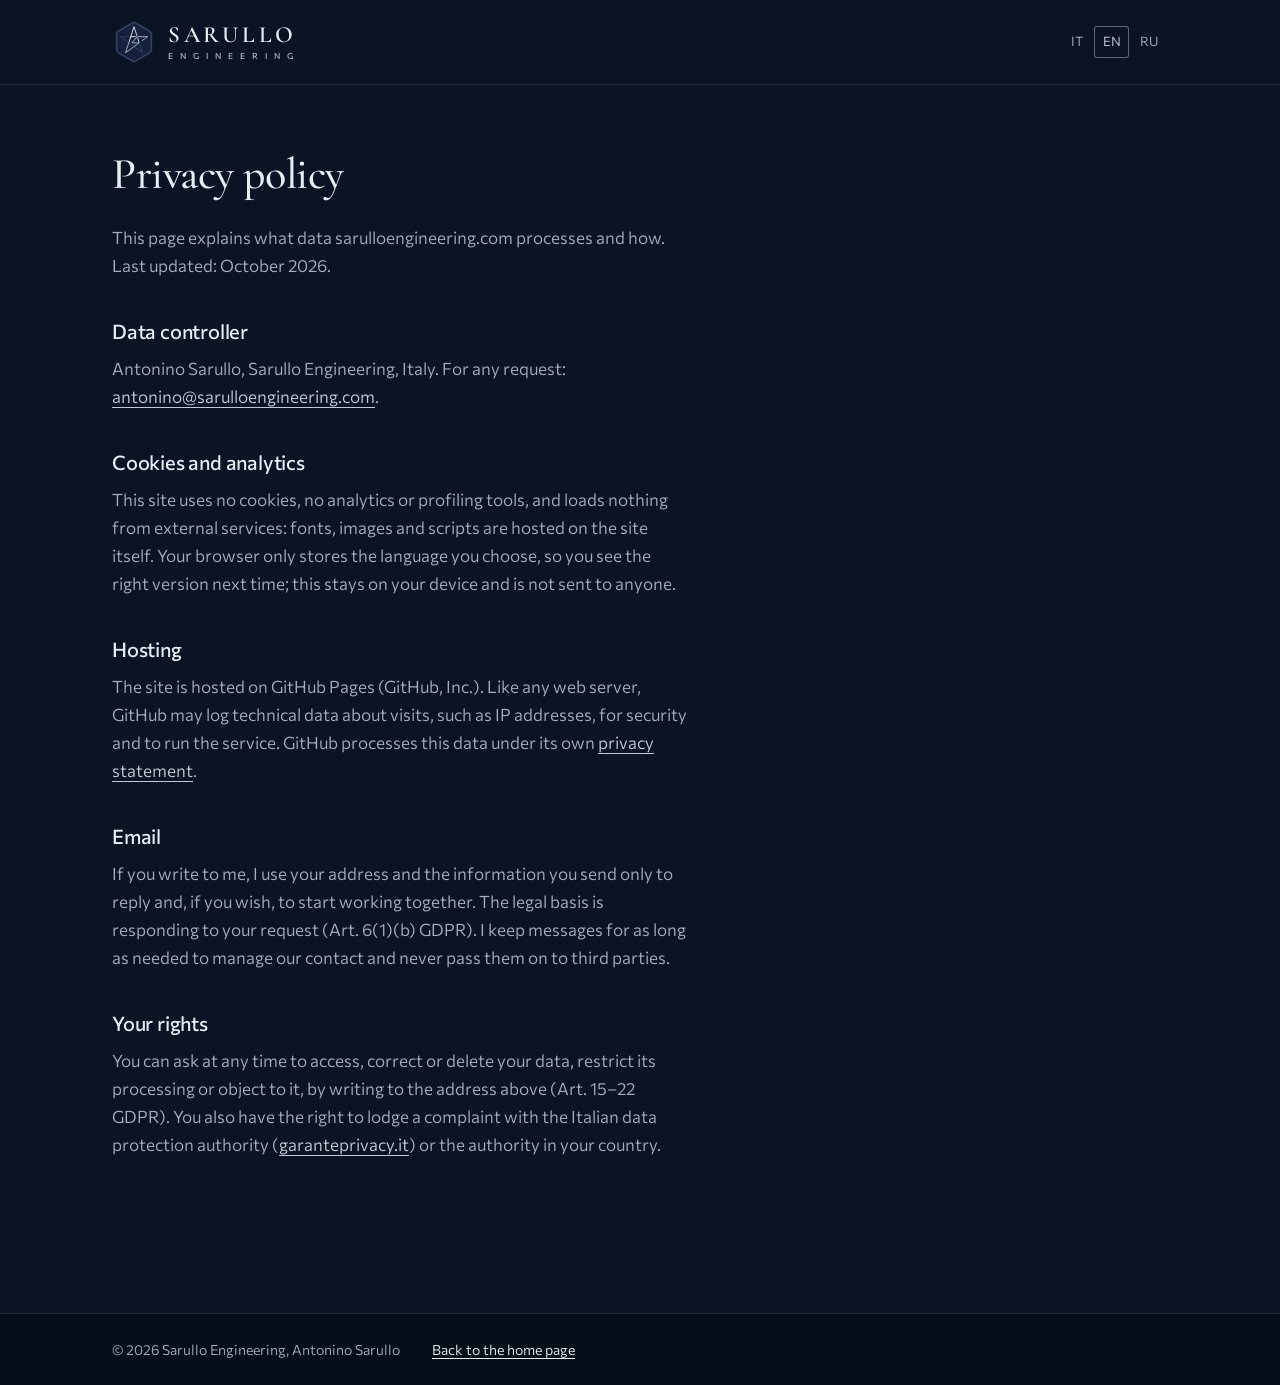
<file: en/privacy.html>
<!doctype html>
<html lang="en">
<head>
  <meta charset="utf-8">
  <meta name="viewport" content="width=device-width, initial-scale=1">
  <title>Privacy | Sarullo Engineering</title>
  <meta name="description" content="Privacy policy for sarulloengineering.com.">
  <link rel="canonical" href="https://sarulloengineering.com/en/privacy.html">
  <link rel="alternate" hreflang="it" href="https://sarulloengineering.com/it/privacy.html">
  <link rel="alternate" hreflang="en" href="https://sarulloengineering.com/en/privacy.html">
  <link rel="alternate" hreflang="ru" href="https://sarulloengineering.com/ru/privacy.html">
  <meta name="theme-color" content="#0B1424">
  <link rel="icon" href="/assets/img/favicon.svg" type="image/svg+xml">
  <link rel="icon" href="/assets/img/favicon-32.png" sizes="32x32" type="image/png">
  <link rel="apple-touch-icon" href="/assets/img/apple-touch-icon.png">
  <link rel="stylesheet" href="/assets/css/style.css">
</head>
<body class="page-legal">
  <a class="skip-link" href="#main">Skip to content</a>

  <header class="site-header">
    <div class="wrap">
      <a class="brand" href="/en/" aria-label="Sarullo Engineering, home">
        <img class="logo" src="/assets/img/logo.svg" alt="" width="44" height="44">
        <span class="wordmark"><span class="wordmark__name">Sarullo</span><span class="wordmark__sub"><span>E</span><span>N</span><span>G</span><span>I</span><span>N</span><span>E</span><span>E</span><span>R</span><span>I</span><span>N</span><span>G</span></span></span>
      </a>
      <ul class="lang-switch" aria-label="Language">
        <li><a href="/it/privacy.html" hreflang="it" lang="it" data-lang="it" title="Italiano">IT</a></li>
        <li><a href="/en/privacy.html" hreflang="en" lang="en" data-lang="en" aria-current="true" title="English">EN</a></li>
        <li><a href="/ru/privacy.html" hreflang="ru" lang="ru" data-lang="ru" title="Русский">RU</a></li>
      </ul>
    </div>
  </header>

  <main id="main" class="legal">
    <div class="wrap">
      <div class="prose">
        <h1>Privacy policy</h1>
        <p>This page explains what data sarulloengineering.com processes and how. Last updated: October 2026.</p>

        <h2>Data controller</h2>
        <p>Antonino Sarullo, Sarullo Engineering, Italy. For any request: <a href="mailto:antonino@sarulloengineering.com">antonino@sarulloengineering.com</a>.</p>

        <h2>Cookies and analytics</h2>
        <p>This site uses no cookies, no analytics or profiling tools, and loads nothing from external services: fonts, images and scripts are hosted on the site itself. Your browser only stores the language you choose, so you see the right version next time; this stays on your device and is not sent to anyone.</p>

        <h2>Hosting</h2>
        <p>The site is hosted on GitHub Pages (GitHub, Inc.). Like any web server, GitHub may log technical data about visits, such as IP addresses, for security and to run the service. GitHub processes this data under its own <a href="https://docs.github.com/site-policy/privacy-policies/github-general-privacy-statement">privacy statement</a>.</p>

        <h2>Email</h2>
        <p>If you write to me, I use your address and the information you send only to reply and, if you wish, to start working together. The legal basis is responding to your request (Art. 6(1)(b) GDPR). I keep messages for as long as needed to manage our contact and never pass them on to third parties.</p>

        <h2>Your rights</h2>
        <p>You can ask at any time to access, correct or delete your data, restrict its processing or object to it, by writing to the address above (Art. 15–22 GDPR). You also have the right to lodge a complaint with the Italian data protection authority (<a href="https://www.garanteprivacy.it">garanteprivacy.it</a>) or the authority in your country.</p>
      </div>
    </div>
  </main>

  <footer class="site-footer">
    <div class="wrap">
      <p>&copy; <span data-year>2026</span> Sarullo Engineering, Antonino Sarullo</p>
      <p><a href="/en/">Back to the home page</a></p>
    </div>
  </footer>

  <script src="/assets/js/main.js" defer></script>
</body>
</html>
</file>
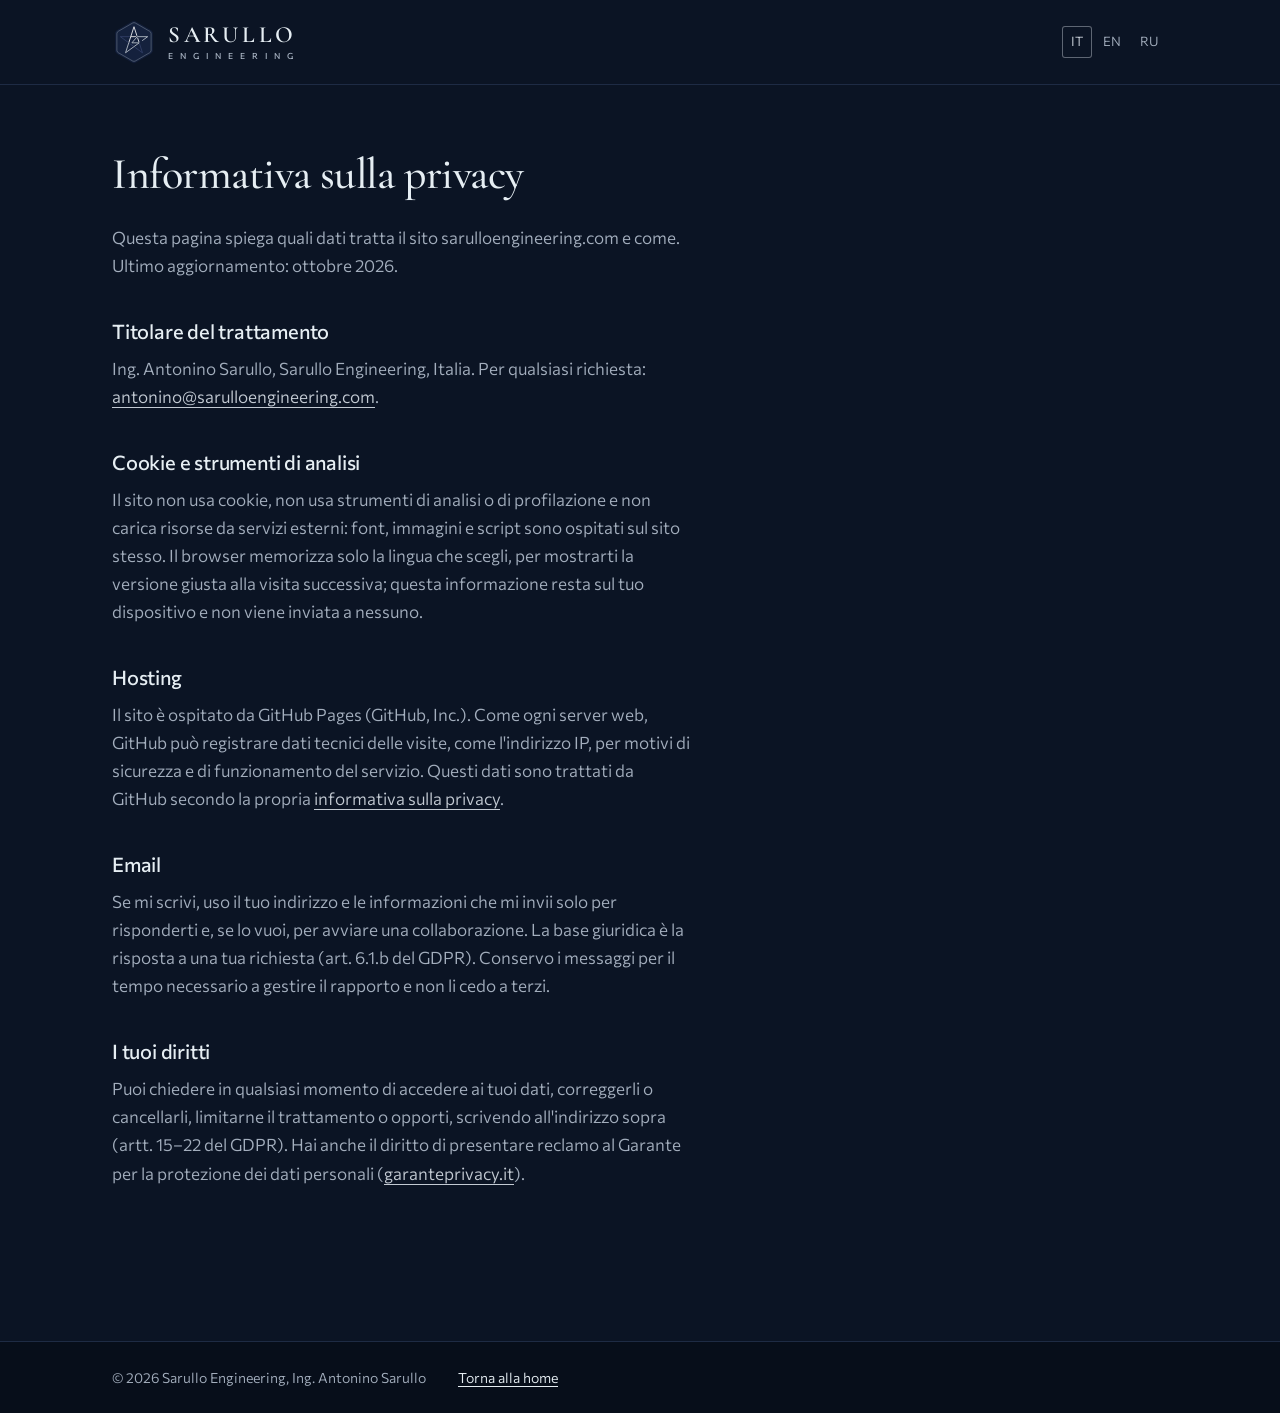
<file: it/privacy.html>
<!doctype html>
<html lang="it">
<head>
  <meta charset="utf-8">
  <meta name="viewport" content="width=device-width, initial-scale=1">
  <title>Privacy | Sarullo Engineering</title>
  <meta name="description" content="Informativa sulla privacy del sito sarulloengineering.com.">
  <link rel="canonical" href="https://sarulloengineering.com/it/privacy.html">
  <link rel="alternate" hreflang="it" href="https://sarulloengineering.com/it/privacy.html">
  <link rel="alternate" hreflang="en" href="https://sarulloengineering.com/en/privacy.html">
  <link rel="alternate" hreflang="ru" href="https://sarulloengineering.com/ru/privacy.html">
  <meta name="theme-color" content="#0B1424">
  <link rel="icon" href="/assets/img/favicon.svg" type="image/svg+xml">
  <link rel="icon" href="/assets/img/favicon-32.png" sizes="32x32" type="image/png">
  <link rel="apple-touch-icon" href="/assets/img/apple-touch-icon.png">
  <link rel="stylesheet" href="/assets/css/style.css">
</head>
<body class="page-legal">
  <a class="skip-link" href="#main">Vai al contenuto</a>

  <header class="site-header">
    <div class="wrap">
      <a class="brand" href="/it/" aria-label="Sarullo Engineering, home">
        <img class="logo" src="/assets/img/logo.svg" alt="" width="44" height="44">
        <span class="wordmark"><span class="wordmark__name">Sarullo</span><span class="wordmark__sub"><span>E</span><span>N</span><span>G</span><span>I</span><span>N</span><span>E</span><span>E</span><span>R</span><span>I</span><span>N</span><span>G</span></span></span>
      </a>
      <ul class="lang-switch" aria-label="Lingua">
        <li><a href="/it/privacy.html" hreflang="it" lang="it" data-lang="it" aria-current="true" title="Italiano">IT</a></li>
        <li><a href="/en/privacy.html" hreflang="en" lang="en" data-lang="en" title="English">EN</a></li>
        <li><a href="/ru/privacy.html" hreflang="ru" lang="ru" data-lang="ru" title="Русский">RU</a></li>
      </ul>
    </div>
  </header>

  <main id="main" class="legal">
    <div class="wrap">
      <div class="prose">
        <h1>Informativa sulla privacy</h1>
        <p>Questa pagina spiega quali dati tratta il sito sarulloengineering.com e come. Ultimo aggiornamento: ottobre 2026.</p>

        <h2>Titolare del trattamento</h2>
        <p>Ing. Antonino Sarullo, Sarullo Engineering, Italia. Per qualsiasi richiesta: <a href="mailto:antonino@sarulloengineering.com">antonino@sarulloengineering.com</a>.</p>

        <h2>Cookie e strumenti di analisi</h2>
        <p>Il sito non usa cookie, non usa strumenti di analisi o di profilazione e non carica risorse da servizi esterni: font, immagini e script sono ospitati sul sito stesso. Il browser memorizza solo la lingua che scegli, per mostrarti la versione giusta alla visita successiva; questa informazione resta sul tuo dispositivo e non viene inviata a nessuno.</p>

        <h2>Hosting</h2>
        <p>Il sito è ospitato da GitHub Pages (GitHub, Inc.). Come ogni server web, GitHub può registrare dati tecnici delle visite, come l'indirizzo IP, per motivi di sicurezza e di funzionamento del servizio. Questi dati sono trattati da GitHub secondo la propria <a href="https://docs.github.com/site-policy/privacy-policies/github-general-privacy-statement">informativa sulla privacy</a>.</p>

        <h2>Email</h2>
        <p>Se mi scrivi, uso il tuo indirizzo e le informazioni che mi invii solo per risponderti e, se lo vuoi, per avviare una collaborazione. La base giuridica è la risposta a una tua richiesta (art. 6.1.b del GDPR). Conservo i messaggi per il tempo necessario a gestire il rapporto e non li cedo a terzi.</p>

        <h2>I tuoi diritti</h2>
        <p>Puoi chiedere in qualsiasi momento di accedere ai tuoi dati, correggerli o cancellarli, limitarne il trattamento o opporti, scrivendo all'indirizzo sopra (artt. 15–22 del GDPR). Hai anche il diritto di presentare reclamo al Garante per la protezione dei dati personali (<a href="https://www.garanteprivacy.it">garanteprivacy.it</a>).</p>
      </div>
    </div>
  </main>

  <footer class="site-footer">
    <div class="wrap">
      <p>&copy; <span data-year>2026</span> Sarullo Engineering, Ing. Antonino Sarullo</p>
      <p><a href="/it/">Torna alla home</a></p>
    </div>
  </footer>

  <script src="/assets/js/main.js" defer></script>
</body>
</html>
</file>
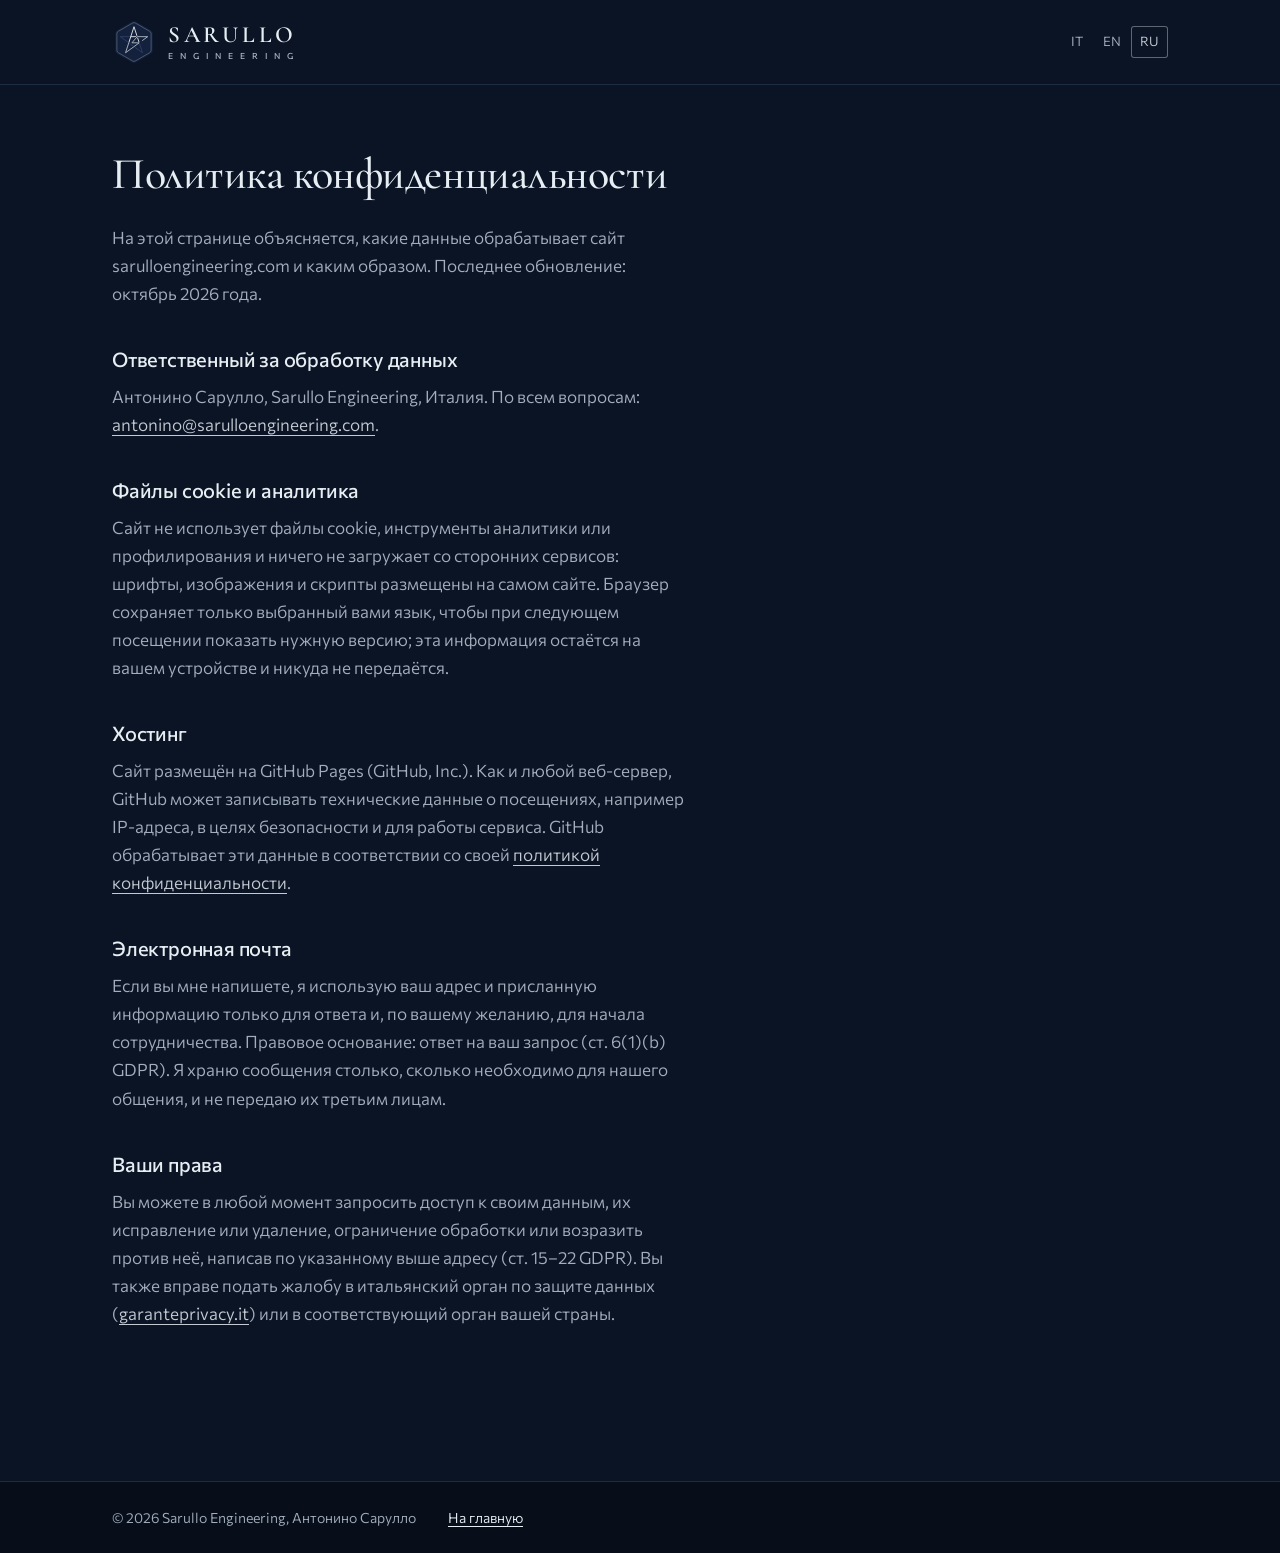
<file: ru/privacy.html>
<!doctype html>
<html lang="ru">
<head>
  <meta charset="utf-8">
  <meta name="viewport" content="width=device-width, initial-scale=1">
  <title>Конфиденциальность | Sarullo Engineering</title>
  <meta name="description" content="Политика конфиденциальности сайта sarulloengineering.com.">
  <link rel="canonical" href="https://sarulloengineering.com/ru/privacy.html">
  <link rel="alternate" hreflang="it" href="https://sarulloengineering.com/it/privacy.html">
  <link rel="alternate" hreflang="en" href="https://sarulloengineering.com/en/privacy.html">
  <link rel="alternate" hreflang="ru" href="https://sarulloengineering.com/ru/privacy.html">
  <meta name="theme-color" content="#0B1424">
  <link rel="icon" href="/assets/img/favicon.svg" type="image/svg+xml">
  <link rel="icon" href="/assets/img/favicon-32.png" sizes="32x32" type="image/png">
  <link rel="apple-touch-icon" href="/assets/img/apple-touch-icon.png">
  <link rel="stylesheet" href="/assets/css/style.css">
</head>
<body class="page-legal">
  <a class="skip-link" href="#main">Перейти к содержимому</a>

  <header class="site-header">
    <div class="wrap">
      <a class="brand" href="/ru/" aria-label="Sarullo Engineering, главная">
        <img class="logo" src="/assets/img/logo.svg" alt="" width="44" height="44">
        <span class="wordmark"><span class="wordmark__name">Sarullo</span><span class="wordmark__sub"><span>E</span><span>N</span><span>G</span><span>I</span><span>N</span><span>E</span><span>E</span><span>R</span><span>I</span><span>N</span><span>G</span></span></span>
      </a>
      <ul class="lang-switch" aria-label="Язык">
        <li><a href="/it/privacy.html" hreflang="it" lang="it" data-lang="it" title="Italiano">IT</a></li>
        <li><a href="/en/privacy.html" hreflang="en" lang="en" data-lang="en" title="English">EN</a></li>
        <li><a href="/ru/privacy.html" hreflang="ru" lang="ru" data-lang="ru" aria-current="true" title="Русский">RU</a></li>
      </ul>
    </div>
  </header>

  <main id="main" class="legal">
    <div class="wrap">
      <div class="prose">
        <h1>Политика конфиденциальности</h1>
        <p>На этой странице объясняется, какие данные обрабатывает сайт sarulloengineering.com и каким образом. Последнее обновление: октябрь 2026 года.</p>

        <h2>Ответственный за обработку данных</h2>
        <p>Антонино Сарулло, Sarullo Engineering, Италия. По всем вопросам: <a href="mailto:antonino@sarulloengineering.com">antonino@sarulloengineering.com</a>.</p>

        <h2>Файлы cookie и аналитика</h2>
        <p>Сайт не использует файлы cookie, инструменты аналитики или профилирования и ничего не загружает со сторонних сервисов: шрифты, изображения и скрипты размещены на самом сайте. Браузер сохраняет только выбранный вами язык, чтобы при следующем посещении показать нужную версию; эта информация остаётся на вашем устройстве и никуда не передаётся.</p>

        <h2>Хостинг</h2>
        <p>Сайт размещён на GitHub Pages (GitHub, Inc.). Как и любой веб-сервер, GitHub может записывать технические данные о посещениях, например IP-адреса, в целях безопасности и для работы сервиса. GitHub обрабатывает эти данные в соответствии со своей <a href="https://docs.github.com/site-policy/privacy-policies/github-general-privacy-statement">политикой конфиденциальности</a>.</p>

        <h2>Электронная почта</h2>
        <p>Если вы мне напишете, я использую ваш адрес и присланную информацию только для ответа и, по вашему желанию, для начала сотрудничества. Правовое основание: ответ на ваш запрос (ст. 6(1)(b) GDPR). Я храню сообщения столько, сколько необходимо для нашего общения, и не передаю их третьим лицам.</p>

        <h2>Ваши права</h2>
        <p>Вы можете в любой момент запросить доступ к своим данным, их исправление или удаление, ограничение обработки или возразить против неё, написав по указанному выше адресу (ст. 15–22 GDPR). Вы также вправе подать жалобу в итальянский орган по защите данных (<a href="https://www.garanteprivacy.it">garanteprivacy.it</a>) или в соответствующий орган вашей страны.</p>
      </div>
    </div>
  </main>

  <footer class="site-footer">
    <div class="wrap">
      <p>&copy; <span data-year>2026</span> Sarullo Engineering, Антонино Сарулло</p>
      <p><a href="/ru/">На главную</a></p>
    </div>
  </footer>

  <script src="/assets/js/main.js" defer></script>
</body>
</html>
</file>
<file: assets/css/style.css>
/* ==========================================================================
   Sarullo Engineering — foglio di stile unico per tutte le lingue
   Palette del marchio: navy notte come fondo, navy e argento come nel logo,
   ottone solo per le scintille dell'animazione.
   Caratteri: Cormorant Garamond per marchio e titoli, Commissioner per i testi.
   ========================================================================== */

/* ---------- Font (self-hosted, nessuna chiamata a servizi esterni) ---------- */
@font-face {
  font-family: "Commissioner";
  src: url("/assets/fonts/commissioner-latin.woff2") format("woff2-variations");
  font-weight: 100 900;
  font-display: swap;
  unicode-range: U+0000-00FF, U+0131, U+0152-0153, U+02BB-02BC, U+02C6, U+02DA, U+02DC, U+0304, U+0308, U+0329, U+2000-206F, U+20AC, U+2122, U+2191, U+2193, U+2212, U+2215, U+FEFF, U+FFFD;
}
@font-face {
  font-family: "Commissioner";
  src: url("/assets/fonts/commissioner-latin-ext.woff2") format("woff2-variations");
  font-weight: 100 900;
  font-display: swap;
  unicode-range: U+0100-02BA, U+02BD-02C5, U+02C7-02CC, U+02CE-02D7, U+02DD-02FF, U+1E00-1E9F, U+1EF2-1EFF, U+2020, U+20A0-20AB, U+20AD-20C0, U+2113, U+2C60-2C7F, U+A720-A7FF;
}
@font-face {
  font-family: "Commissioner";
  src: url("/assets/fonts/commissioner-cyrillic.woff2") format("woff2-variations");
  font-weight: 100 900;
  font-display: swap;
  unicode-range: U+0301, U+0400-045F, U+0490-0491, U+04B0-04B1, U+2116;
}

@font-face { font-family: "Cormorant Garamond"; src: url("/assets/fonts/cormorant-latin-500.woff2") format("woff2"); font-weight: 500; font-display: swap; unicode-range: U+0000-00FF, U+0131, U+0152-0153, U+02BB-02BC, U+02C6, U+02DA, U+02DC, U+0304, U+0308, U+0329, U+2000-206F, U+20AC, U+2122, U+2191, U+2193, U+2212, U+2215, U+FEFF, U+FFFD; }
@font-face { font-family: "Cormorant Garamond"; src: url("/assets/fonts/cormorant-latin-600.woff2") format("woff2"); font-weight: 600; font-display: swap; unicode-range: U+0000-00FF, U+0131, U+0152-0153, U+02BB-02BC, U+02C6, U+02DA, U+02DC, U+0304, U+0308, U+0329, U+2000-206F, U+20AC, U+2122, U+2191, U+2193, U+2212, U+2215, U+FEFF, U+FFFD; }
@font-face { font-family: "Cormorant Garamond"; src: url("/assets/fonts/cormorant-cyrillic-500.woff2") format("woff2"); font-weight: 500; font-display: swap; unicode-range: U+0301, U+0400-045F, U+0490-0491, U+04B0-04B1, U+2116; }
@font-face { font-family: "Cormorant Garamond"; src: url("/assets/fonts/cormorant-cyrillic-600.woff2") format("woff2"); font-weight: 600; font-display: swap; unicode-range: U+0301, U+0400-045F, U+0490-0491, U+04B0-04B1, U+2116; }

/* ---------- Token ---------- */
:root {
  --prussian: #0B1424;   /* fondo: navy notte */
  --navy:     #14213D;   /* il navy del marchio */
  --night:    #070E1A;   /* contatti e footer */
  --line:     #1E2B44;   /* righe e bordi */
  --silver:   #C3CAD3;   /* accento: l'argento del marchio */
  --brass:    #E2B35C;   /* solo segnali */
  --frost:    #E6EEF3;   /* testo principale */
  --mist:     #A3AEBD;   /* testo secondario */

  --font: "Commissioner", system-ui, -apple-system, "Segoe UI", sans-serif;
  --serif: "Cormorant Garamond", Georgia, "Times New Roman", serif;

  --fs-small: 0.875rem;   /* 14 */
  --fs-body:  1.0625rem;  /* 17 */
  --fs-lead:  1.3125rem;  /* 21 */
  --fs-h3:    1.25rem;    /* 20 */
  --fs-h2:    clamp(2rem, 4vw, 2.75rem);        /* 32–44 */
  --fs-claim: clamp(1.5rem, 3.4vw, 2.375rem);   /* 24–38 */
  --fs-hero:  clamp(3rem, 8.6vw, 6.5rem);       /* 48–104 */

  --measure: 34em;
  --gutter: clamp(1rem, 4vw, 3rem);
  --max: 72rem;
  --section-space: clamp(4.5rem, 11vw, 8.5rem);
}

/* ---------- Base ---------- */
*, *::before, *::after { box-sizing: border-box; }
html { scroll-behavior: smooth; -webkit-text-size-adjust: 100%; background: var(--prussian); }
body {
  margin: 0;
  background: var(--prussian);
  color: var(--frost);
  font-family: var(--font);
  font-size: var(--fs-body);
  font-weight: 360;
  line-height: 1.65;
  font-feature-settings: "kern", "liga";
  text-rendering: optimizeLegibility;
  -webkit-font-smoothing: antialiased;
}
img, svg, canvas { display: block; max-width: 100%; }
h1, h2, h3 { margin: 0; font-weight: 500; line-height: 1.15; letter-spacing: -0.01em; }
p { margin: 0 0 1em; }
a { color: inherit; text-decoration-thickness: 1px; text-underline-offset: 0.22em; }
a:hover { text-decoration-thickness: 2px; }
strong { font-weight: 560; color: var(--frost); }
:focus-visible { outline: 2px solid var(--silver); outline-offset: 3px; border-radius: 2px; }

.skip-link {
  position: absolute; left: var(--gutter); top: -3rem;
  background: var(--silver); color: var(--prussian); padding: .5rem 1rem; z-index: 20;
}
.skip-link:focus { top: .75rem; }

.wrap { width: 100%; max-width: var(--max); margin: 0 auto; padding: 0 var(--gutter); }

/* ---------- Logo e scritta del marchio ---------- */
.logo { width: 2.75rem; height: 2.75rem; flex: none; }
.wordmark { display: inline-grid; gap: 5px; }
.wordmark__name {
  font-family: var(--serif); font-weight: 600; font-size: 1.45rem; line-height: 1;
  letter-spacing: .16em; margin-right: -.16em; text-transform: uppercase; color: var(--frost);
}
.wordmark__sub { display: flex; justify-content: space-between; font-size: .53rem; font-weight: 500; line-height: 1; color: var(--mist); }

/* ---------- Header ---------- */
.site-header { position: absolute; inset: 0 0 auto 0; z-index: 10; }
.site-header .wrap {
  display: flex; align-items: center; gap: 1.75rem;
  padding-top: 1.25rem; padding-bottom: 1.25rem;
}
.brand {
  display: flex; align-items: center; gap: .75rem;
  text-decoration: none; margin-right: auto;
}

.site-nav ul { display: flex; gap: 1.75rem; list-style: none; margin: 0; padding: 0; }
.site-nav a { text-decoration: none; font-size: .9375rem; color: var(--mist); }
.site-nav a:hover { color: var(--frost); }

.lang-switch { display: flex; gap: .125rem; list-style: none; margin: 0; padding: 0; font-size: .8125rem; }
.lang-switch a {
  display: block; padding: .3rem .55rem; text-decoration: none; border-radius: 3px; color: var(--mist);
}
.lang-switch a:hover { color: var(--frost); }
.lang-switch a[aria-current="true"] { color: var(--silver); box-shadow: inset 0 0 0 1px rgba(195, 202, 211, .45); }

/* ---------- Hero ---------- */
.hero {
  position: relative; isolation: isolate; overflow: hidden;
  min-height: 100svh;
  display: flex; align-items: flex-end;
  background:
    radial-gradient(ellipse 60% 55% at 72% 42%, #13213C 0%, rgba(11,20,36,0) 70%),
    var(--prussian);
}
.hero__canvas { position: absolute; inset: 0; width: 100%; height: 100%; z-index: -1; }
.hero::after {
  /* velatura che tiene leggibile il testo sopra l'animazione */
  content: ""; position: absolute; inset: 0; z-index: -1; pointer-events: none;
  background: linear-gradient(90deg, rgba(11,20,36,.9) 0%, rgba(11,20,36,.45) 40%, rgba(11,20,36,0) 62%);
}
.hero .wrap { padding-top: 8rem; padding-bottom: clamp(3.5rem, 9vw, 7rem); }
.hero h1 {
  font-family: var(--serif); font-size: var(--fs-hero); font-weight: 500; letter-spacing: -0.01em; line-height: .96;
  max-width: 8ch;
}
.hero__claim {
  font-size: var(--fs-claim); font-weight: 340; letter-spacing: -0.015em; line-height: 1.2;
  font-weight: 300; color: var(--silver); margin: 1.75rem 0 .75rem;
}
.hero__sub { font-size: var(--fs-body); color: var(--mist); max-width: 26em; margin: 0 0 2.5rem; }
.button {
  display: inline-block; padding: .85rem 1.75rem; border-radius: 2px;
  border: 1px solid var(--silver); color: var(--frost);
  font-weight: 500; text-decoration: none; letter-spacing: .04em;
  transition: background-color .2s, color .2s;
}
.button:hover { background: var(--silver); color: var(--prussian); }

/* ---------- Sezioni ---------- */
.section { padding: var(--section-space) 0; }
.section + .section { padding-top: 0; }
.section__grid {
  display: grid; gap: 1.75rem 3rem;
  grid-template-columns: minmax(0, 1fr);
}
@media (min-width: 56rem) {
  .section__grid { grid-template-columns: 15rem minmax(0, 1fr); }
}
.section h2, .contact h2 { font-family: var(--serif); font-size: var(--fs-h2); font-weight: 500; letter-spacing: 0; }
.prose { max-width: var(--measure); }
.prose p { color: var(--mist); }
.prose .lead { font-size: var(--fs-lead); line-height: 1.5; color: var(--frost); font-weight: 340; }

/* Chi sono: testo + ritratto esagonale */
.about { display: grid; gap: 2.5rem; align-items: start; }
@media (min-width: 44rem) {
  .about { grid-template-columns: minmax(0, 1fr) 12rem; gap: 3rem; }
}
.portrait {
  width: 12rem; aspect-ratio: 0.866; margin: 0;
  clip-path: polygon(50% 0, 100% 25%, 100% 75%, 50% 100%, 0 75%, 0 25%);
  background:
    radial-gradient(circle at 50% 35%, #1E3556 0%, #122239 70%);
  display: grid; place-items: center;
}
.portrait img { width: 100%; height: 100%; object-fit: cover; }
/* finché non c'è la foto: il marchio al posto del ritratto */
.portrait--logo { clip-path: none; background: none; aspect-ratio: 1; }
.portrait--logo img { object-fit: contain; }

/* Competenze: griglia 2×2 con righe sottili */
.skills {
  list-style: none; margin: 0; padding: 0;
  display: grid; gap: 0 3rem; grid-template-columns: minmax(0, 1fr);
}
@media (min-width: 40rem) { .skills { grid-template-columns: repeat(2, minmax(0, 1fr)); } }
.skills li { border-top: 1px solid var(--line); padding: 1.5rem 0 2rem; }
.skills h3 { font-size: var(--fs-h3); font-weight: 480; margin-bottom: .5rem; }
.skills p { color: var(--mist); margin: 0; }

/* Passioni: icona lineare + testo */
.passions {
  list-style: none; margin: 0; padding: 0;
  display: grid; gap: 2rem 3rem; grid-template-columns: minmax(0, 1fr);
}
@media (min-width: 40rem) { .passions { grid-template-columns: repeat(2, minmax(0, 1fr)); } }
.passions li { display: grid; grid-template-columns: 2.75rem minmax(0, 1fr); gap: 1rem; align-items: start; }
.passions svg { width: 2.75rem; height: 2.75rem; color: var(--silver); }
.passions h3 { font-size: var(--fs-h3); font-weight: 480; margin: .45rem 0 .35rem; }
.passions p { color: var(--mist); margin: 0; }

/* ---------- Contatti ---------- */
.contact { background: var(--night); padding: var(--section-space) 0; border-top: 1px solid var(--line); }
.contact .prose p { color: var(--mist); }
.contact__mail {
  display: inline-block; margin: .5rem 0 2rem;
  font-size: clamp(1.3rem, 4.4vw, 2.25rem); font-weight: 280; letter-spacing: -0.01em;
  color: var(--silver); text-decoration: none; border-bottom: 1px solid rgba(195,202,211,.5); overflow-wrap: anywhere;
}
.contact__mail:hover { border-bottom-color: var(--silver); }
.contact__list { list-style: none; margin: 0; padding: 0; display: flex; flex-wrap: wrap; gap: .5rem 2rem; color: var(--mist); }
.contact__link { display: inline-flex; align-items: center; gap: .5rem; color: var(--frost); text-decoration: none; border-bottom: 1px solid transparent; }
.contact__link:hover { border-bottom-color: var(--silver); }
.contact__icon { flex: none; }

/* ---------- Footer ---------- */
.site-footer { background: var(--night); color: var(--mist); font-size: var(--fs-small); border-top: 1px solid var(--line); }
.site-footer .wrap { display: flex; flex-wrap: wrap; align-items: center; gap: .75rem 2rem; padding-top: 1.5rem; padding-bottom: 1.5rem; }
.site-footer .logo { width: 1.5rem; height: 1.5rem; }
.site-footer p { margin: 0; }
.site-footer .lang-switch { margin-left: auto; }
.site-footer a { color: var(--frost); }

/* ---------- Pagina privacy ---------- */
.page-legal .site-header { position: static; border-bottom: 1px solid var(--line); }
.legal { padding: 4rem 0 var(--section-space); }
.legal h1 { font-family: var(--serif); font-size: var(--fs-h2); font-weight: 500; margin-bottom: 1.5rem; }
.legal h2 { font-size: var(--fs-h3); font-weight: 480; margin: 2.5rem 0 .75rem; }
.legal .prose { max-width: var(--measure); }
.legal a { color: var(--silver); }

/* ---------- 404 ---------- */
.page-404 a { color: var(--silver); }
.notfound { min-height: 100svh; display: grid; place-content: center; gap: 2rem; padding: var(--gutter); }
.notfound .logo { width: 4.5rem; height: 4.5rem; }
.notfound__langs { display: grid; gap: 1.5rem; }
.notfound h1, .notfound h2 { font-family: var(--serif); font-size: 1.6rem; font-weight: 500; margin-bottom: .25rem; }
.notfound p { color: var(--mist); }

/* ---------- Mobile ---------- */
@media (max-width: 47.99rem) {
  .site-header .wrap { flex-wrap: wrap; gap: .75rem 1rem; }
  .site-nav { order: 3; width: 100%; }
  .site-nav ul { gap: 1.25rem; }
  .hero { align-items: flex-end; }
  .hero::after { background: linear-gradient(0deg, rgba(11,20,36,.96) 20%, rgba(11,20,36,.6) 48%, rgba(11,20,36,0) 72%); }
  .hero .wrap { padding-top: 55svh; padding-bottom: 3rem; }
  .hero__claim { margin-top: 1.1rem; }
  .hero__sub { margin-bottom: 2rem; }
  .site-footer .lang-switch { margin-left: 0; }
}

/* ---------- Movimento ridotto ---------- */
@media (prefers-reduced-motion: reduce) {
  html { scroll-behavior: auto; }
  .button { transition: none; }
}
</file>
